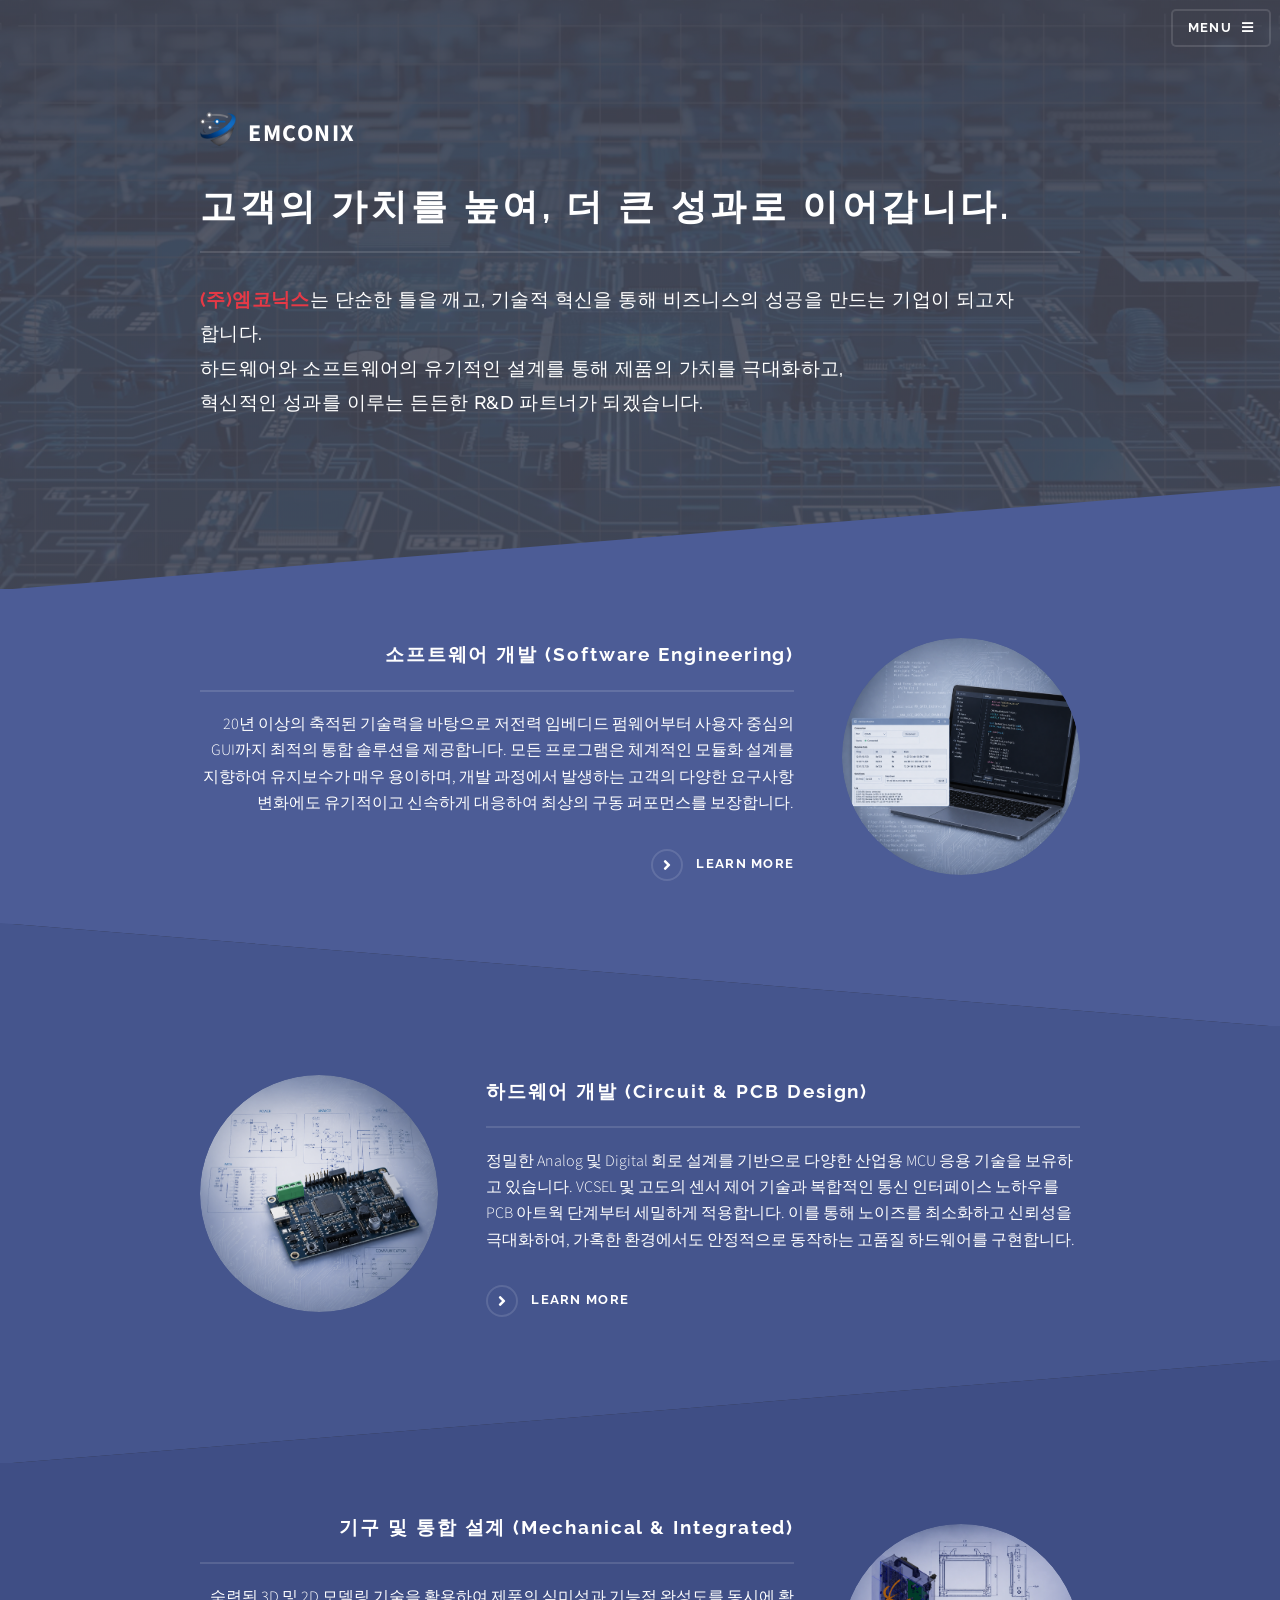
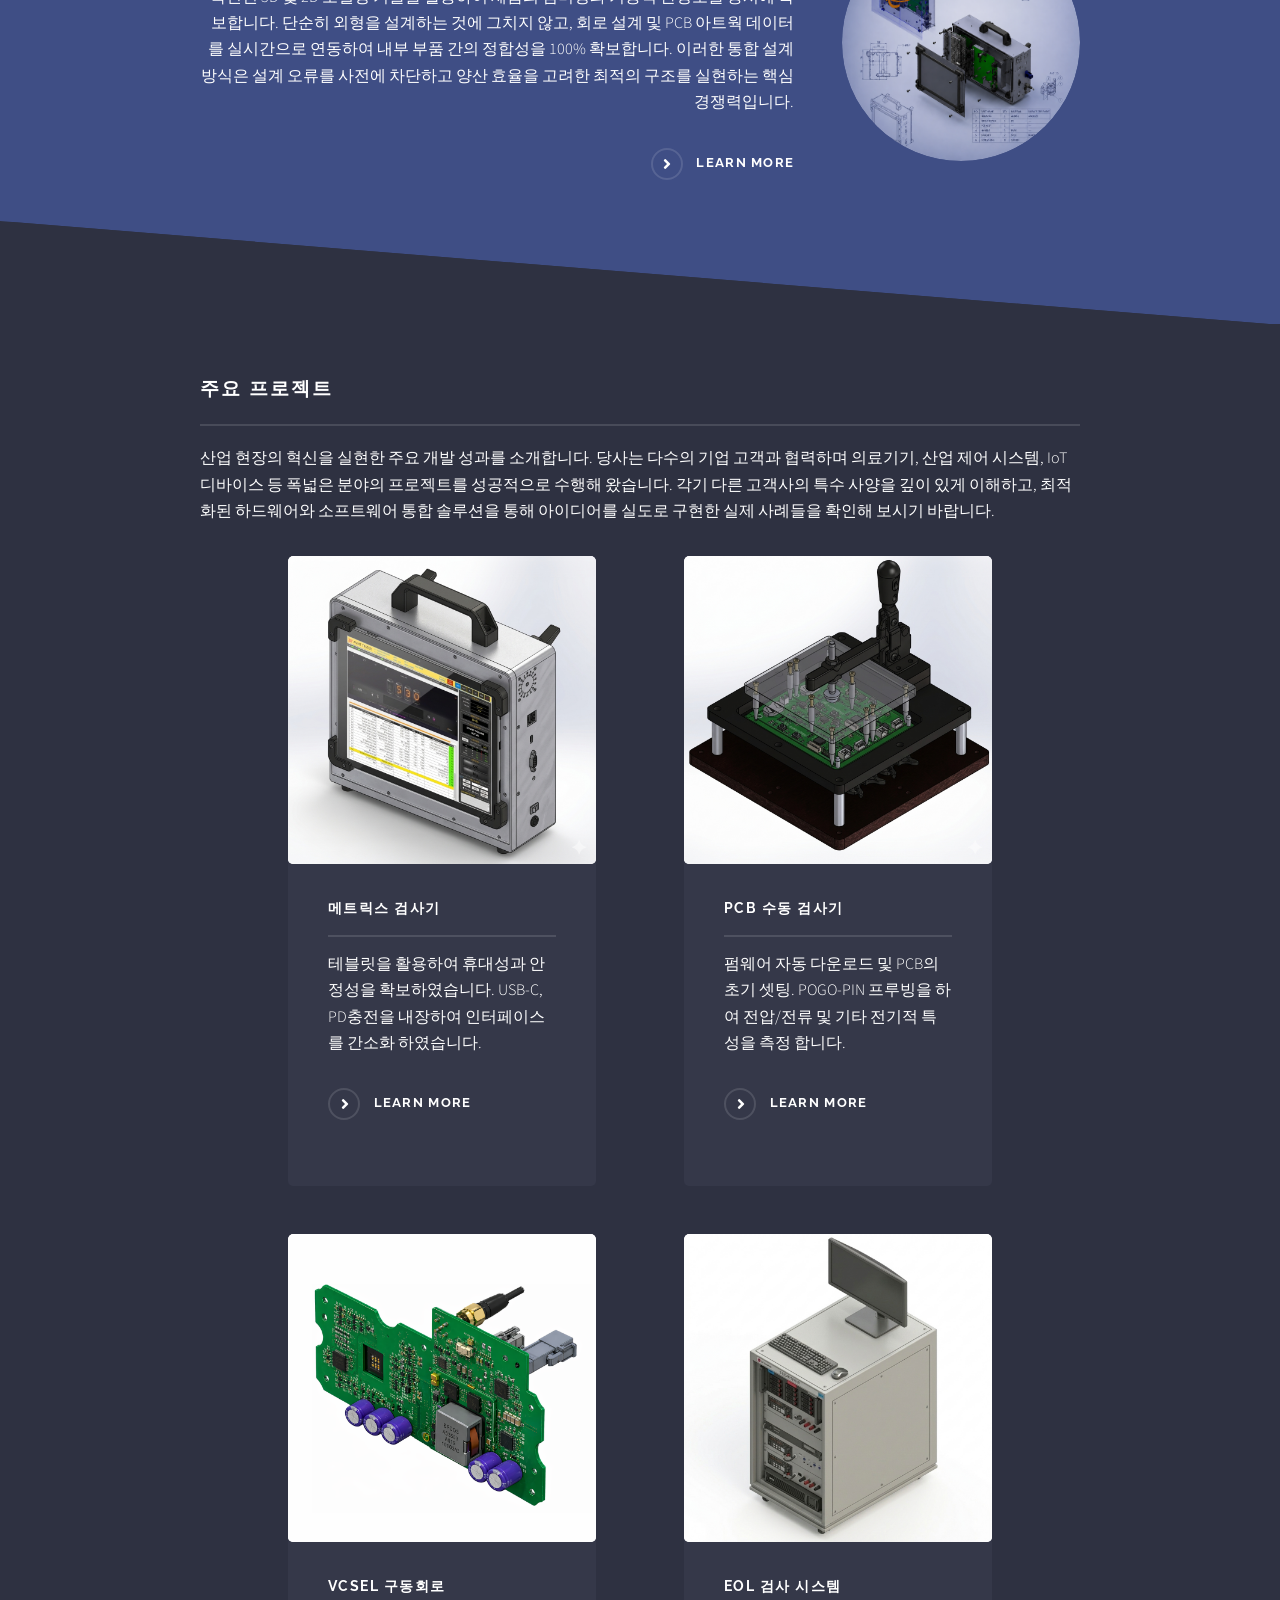
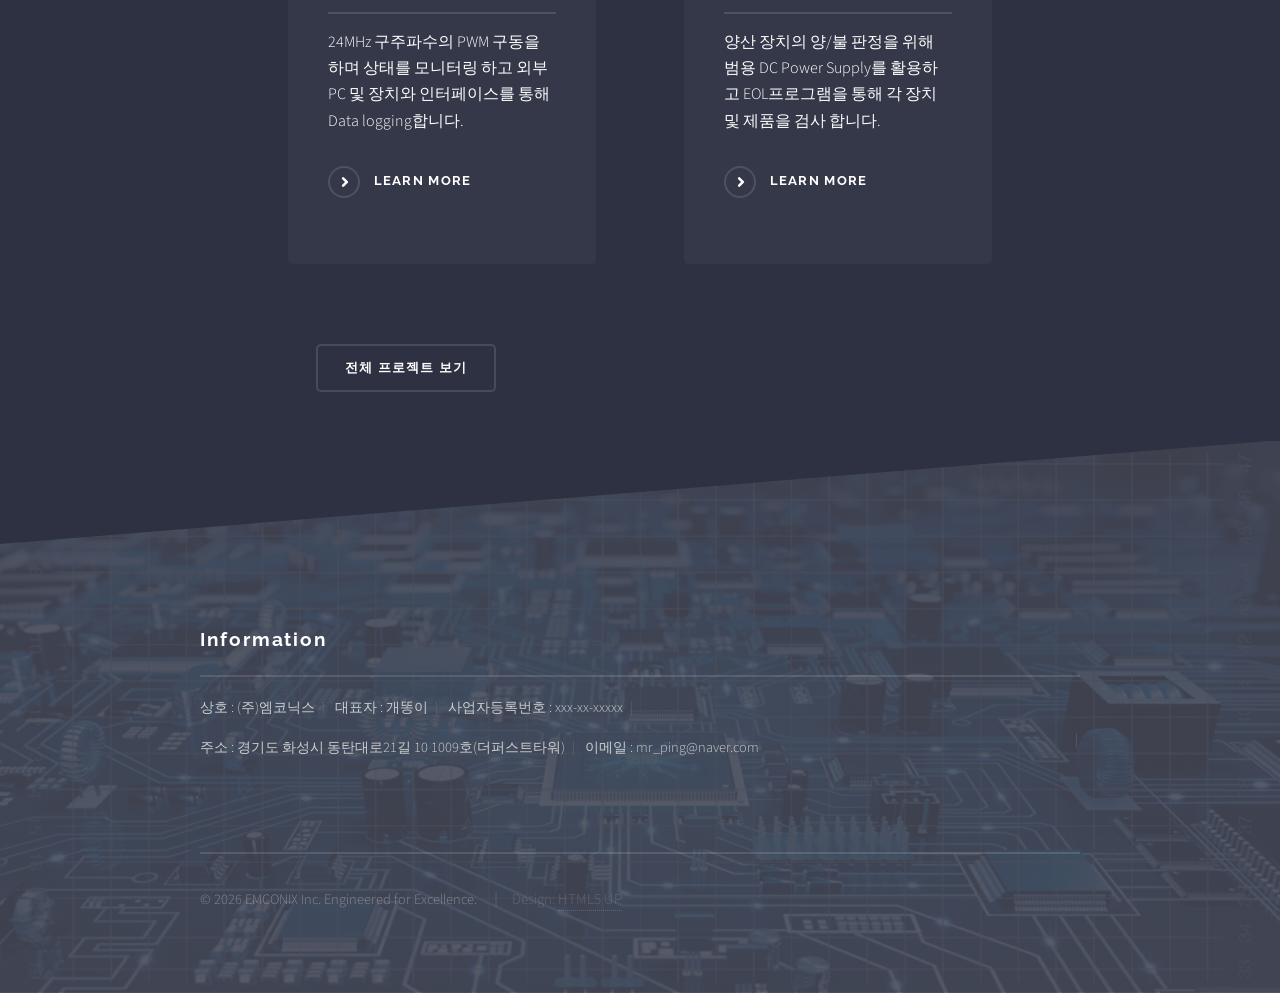
<file: index.html>
<!DOCTYPE HTML>
<!--
	Solid State by HTML5 UP
	html5up.net | @ajlkn
	Free for personal and commercial use under the CCA 3.0 license (html5up.net/license)
-->
<html>
	<head>
		<title>Embedded Core Technologies</title>
    <meta charset="utf-8" />
    <meta name="viewport" content="width=device-width, initial-scale=1, user-scalable=no" />
    <link rel="canonical" href="https://www.emconix.com">
    <meta property="og:title" content="엠코닉스|Embedded Core Innovation">
    <meta property="og:description" content="R&D and Management Solutions">
    <meta property="og:image" content="https://www.emconix.com/images/main.jpg">
  	<meta property="og:image:width" content="1200">
    <meta property="og:image:height" content="630">
    <meta property="og:url" content="https://www.emconix.com">
    <meta property="og:type" content="website">
    <link rel="stylesheet" href="assets/css/main.css" />
    <noscript><link rel="stylesheet" href="assets/css/noscript.css" /></noscript>
	</head>
	
	
	
	<body class="is-preload">

		<!-- Page Wrapper -->
			<div id="page-wrapper">

				<!-- Header -->
					<header id="header" class="alt">
						<h1><a href="index.html"><span style="color:#e63946; font-weight:800;">EMCONIX</span></a></h1>
						<nav>
							<a href="#menu">Menu</a>
						</nav>
					</header>

				<!-- Menu -->
					<nav id="menu">
						<div class="inner">
							<h2>Menu</h2>
							<ul class="links">
								<li><a href="index.html">HOME</a></li>
								<li><a href="m-company.html">COMPANY</a></li>
								<li><a href="i-software.html">SOFTWARE</a></li>
								<li><a href="i-hardware.html">HARDWARE</a></li>
								<li><a href="i-mechanical.html">MECHANICAL</a></li>
								<li><a href="m-project.html">PROJECT</a></li>
							</ul>
							<a href="#" class="close">Close</a>
						</div>
					</nav>

				<!-- Banner -->
					<section id="banner">
						<div class="inner">
							<div class="logo">
								<span class="symbol"><img src="images/logo.jpg" alt="logo" /></span><span class="title">EMCONIX</span>
							</div>
							<h2>고객의 가치를 높여, 더 큰 성과로 이어갑니다.</h2>
								<p style="color: #ffffff; font-size: 1.2em; line-height: 1.8; font-weight: 500; word-break: keep-all;">
						            <span style="color: #e63946; font-weight: 700;">(주)엠코닉스</span>는 단순한 틀을 깨고, 기술적 혁신을 통해 비즈니스의 성공을 만드는 기업이 되고자 합니다.<br>
						            하드웨어와 소프트웨어의 유기적인 설계를 통해 제품의 가치를 극대화하고,<br>
						            혁신적인 성과를 이루는 든든한 R&D 파트너가 되겠습니다.
						        </p>
						</div>
					</section>

				<!-- Wrapper -->
					<section id="wrapper">

						<!-- One -->
							<section id="one" class="wrapper spotlight style1">
								<div class="inner">
									<a href="i-software.html" class="image"><img src="images/pic01.jpg" alt="" /></a>
									<div class="content">
										<h2 class="major">소프트웨어 개발 (Software Engineering)</h2>
										<p>20년 이상의 축적된 기술력을 바탕으로 저전력 임베디드 펌웨어부터 사용자 중심의 GUI까지 최적의 통합 솔루션을 제공합니다. 모든 프로그램은 체계적인 모듈화 설계를 지향하여 유지보수가 매우 용이하며, 개발 과정에서 발생하는 고객의 다양한 요구사항 변화에도 유기적이고 신속하게 대응하여 최상의 구동 퍼포먼스를 보장합니다.</p>
										<a href="i-software.html" class="special">Learn more</a>
									</div>
								</div>
							</section>

						<!-- Two -->
							<section id="two" class="wrapper alt spotlight style2">
								<div class="inner">
									<a href="i-hardware.html" class="image"><img src="images/pic02.jpg" alt="" /></a>
									<div class="content">
										<h2 class="major">하드웨어 개발 (Circuit & PCB Design)</h2>
										<p>정밀한 Analog 및 Digital 회로 설계를 기반으로 다양한 산업용 MCU 응용 기술을 보유하고 있습니다. VCSEL 및 고도의 센서 제어 기술과 복합적인 통신 인터페이스 노하우를 PCB 아트웍 단계부터 세밀하게 적용합니다. 이를 통해 노이즈를 최소화하고 신뢰성을 극대화하여, 가혹한 환경에서도 안정적으로 동작하는 고품질 하드웨어를 구현합니다.</p>
										<a href="i-hardware.html" class="special">Learn more</a>
									</div>
								</div>
							</section>

						<!-- Three -->
							<section id="three" class="wrapper spotlight style3">
								<div class="inner">
									<a href="i-mechanical.html" class="image"><img src="images/pic03.jpg" alt="" /></a>
									<div class="content">
										<h2 class="major">기구 및 통합 설계 (Mechanical & Integrated)</h2>
										<p>숙련된 3D 및 2D 모델링 기술을 활용하여 제품의 심미성과 기능적 완성도를 동시에 확보합니다. 단순히 외형을 설계하는 것에 그치지 않고, 회로 설계 및 PCB 아트웍 데이터를 실시간으로 연동하여 내부 부품 간의 정합성을 100% 확보합니다. 이러한 통합 설계 방식은 설계 오류를 사전에 차단하고 양산 효율을 고려한 최적의 구조를 실현하는 핵심 경쟁력입니다.</p>
										<a href="i-mechanical.html" class="special">Learn more</a>
									</div>
								</div>
							</section>

						<!-- Four -->
							<section id="four" class="wrapper alt style1">
								<div class="inner">
									<h2 class="major">주요 프로젝트</h2>
									<p>산업 현장의 혁신을 실현한 주요 개발 성과를 소개합니다. 당사는 다수의 기업 고객과 협력하며 의료기기, 산업 제어 시스템, IoT 디바이스 등 폭넓은 분야의 프로젝트를 성공적으로 수행해 왔습니다. 각기 다른 고객사의 특수 사양을 깊이 있게 이해하고, 최적화된 하드웨어와 소프트웨어 통합 솔루션을 통해 아이디어를 실도로 구현한 실제 사례들을 확인해 보시기 바랍니다.</p>
									<section class="features">
									
										<article>
											<a href="#" class="image"><img src="images/pic04.jpg" alt="" /></a>
											<h3 class="major">메트릭스 검사기</h3>
											<p>테블릿을 활용하여 휴대성과 안정성을 확보하였습니다. USB-C, PD충전을 내장하여 인터페이스를 간소화 하였습니다.</p>
											<a href="#" class="special">Learn more</a>
										</article>
										
										<article>
											<a href="#" class="image"><img src="images/pic05.jpg" alt="" /></a>
											<h3 class="major">PCB 수동 검사기</h3>
											<p>펌웨어 자동 다운로드 및 PCB의 초기 셋팅. POGO-PIN 프루빙을 하여 전압/전류 및 기타 전기적 특성을 측정 합니다.</p>
											<a href="#" class="special">Learn more</a>
										</article>
										
										<article>
											<a href="#" class="image"><img src="images/pic06.jpg" alt="" /></a>
											<h3 class="major">VCSEL 구동회로</h3>
											<p>24MHz 구주파수의 PWM 구동을 하며 상태를 모니터링 하고 외부 PC 및 장치와 인터페이스를 통해 Data logging합니다.</p>
											<a href="#" class="special">Learn more</a>
										</article>
										
										<article>
											<a href="#" class="image"><img src="images/pic07.jpg" alt="" /></a>
											<h3 class="major">EOL 검사 시스템</h3>
											<p>양산 장치의 양/불 판정을 위해 범용 DC Power Supply를 활용하고 EOL프로그램을 통해 각 장치 및 제품을 검사 합니다.</p>
											<a href="#" class="special">Learn more</a>
										</article>

									</section>
									<ul class="actions">
										<li><a href="m-project.html" class="button">전체 프로젝트 보기</a></li>
									</ul>
								</div>
							</section>

					</section>

				<!-- Footer -->
					<section id="footer">
						<div class="inner">
							<h2 class="major">Information</h2>

							<p class="company-info">
								<span>상호 : (주)엠코닉스</span>
								<span>대표자 : 개똥이</span>
								<span>사업자등록번호 : xxx-xx-xxxxx</span>
								<span class="break"></span>
								<span>주소 : 경기도 화성시 동탄대로21길 10 1009호(더퍼스트타워)</span>
								<span>이메일 : mr_ping@naver.com</span>
							</p>

							<ul class="copyright">
								<li>&copy; 2026 EMCONIX Inc. Engineered for Excellence.</li>
								<li style="font-size: 15px; opacity: 0.5;">
                  					Design: <a href="https://html5up.net">HTML5 UP</a>
                				</li>
							</ul>
						</div>
					</section>

			</div>

		<!-- Scripts -->
			<script src="assets/js/jquery.min.js"></script>
			<script src="assets/js/jquery.scrollex.min.js"></script>
			<script src="assets/js/browser.min.js"></script>
			<script src="assets/js/breakpoints.min.js"></script>
			<script src="assets/js/util.js"></script>
			<script src="assets/js/main.js"></script>
			<script src="assets/js/security.js"></script>
	</body>
</html>
</file>
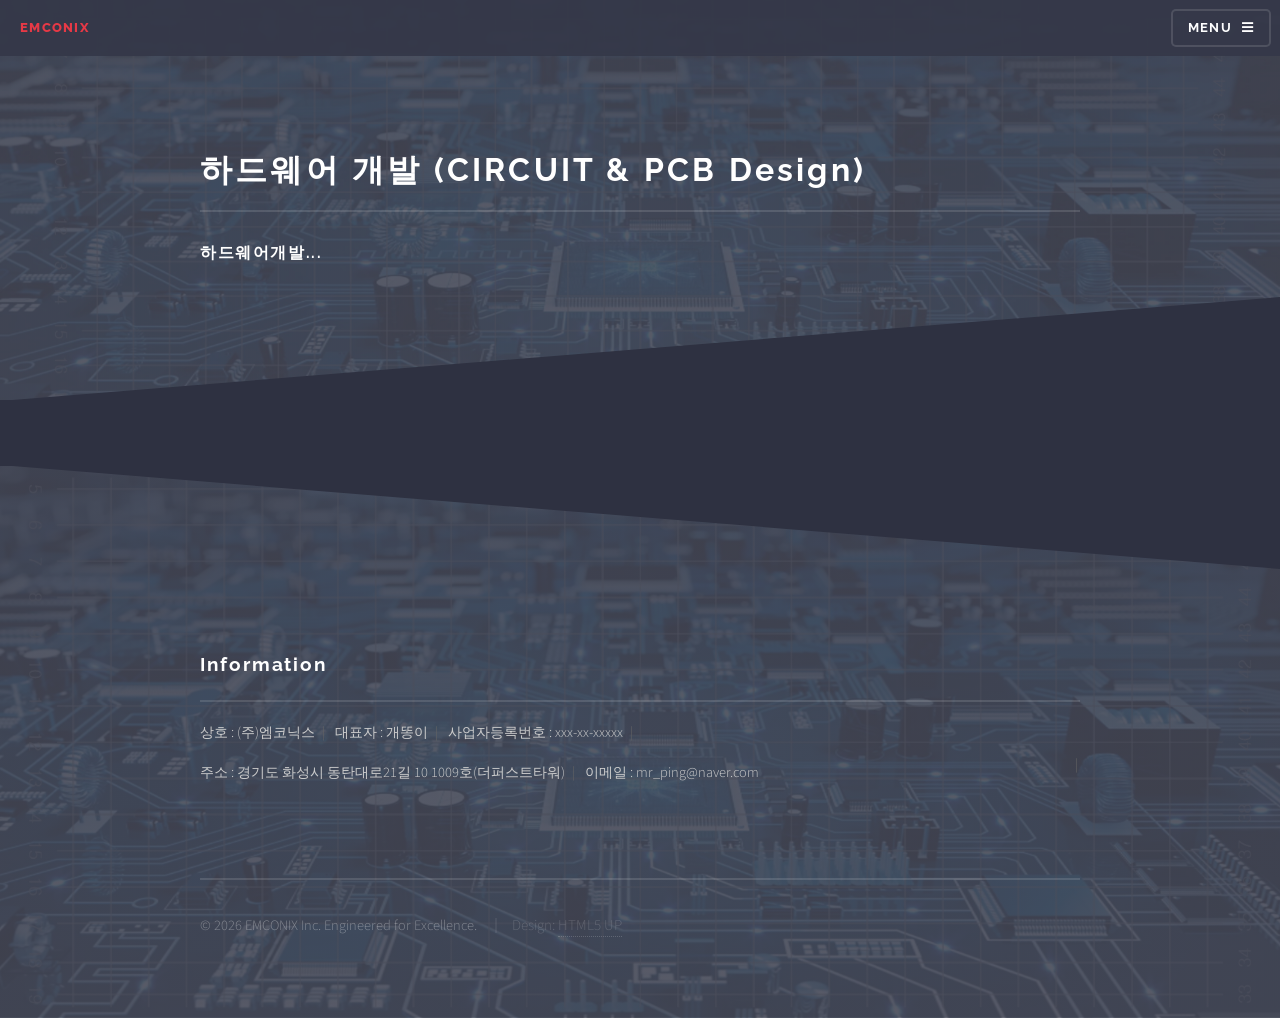
<file: i-hardware.html>
<!DOCTYPE HTML>
<!--
	Solid State by HTML5 UP
	html5up.net | @ajlkn
	Free for personal and commercial use under the CCA 3.0 license (html5up.net/license)
-->
<html>
	<head>
		<title>Embedded Core Technologies</title>
    <meta charset="utf-8" />
    <meta name="viewport" content="width=device-width, initial-scale=1, user-scalable=no" />
    <link rel="canonical" href="https://www.emconix.com">
    <meta property="og:title" content="엠코닉스|Embedded Core InnovationEmbedded Core Innovation">
    <meta property="og:description" content="R&D and Management Solutions">
    <meta property="og:image" content="https://www.emconix.com/images/main.jpg">
  	<meta property="og:image:width" content="1200">
    <meta property="og:image:height" content="630">
    <meta property="og:url" content="https://www.emconix.com">
    <meta property="og:type" content="website">
    <link rel="stylesheet" href="assets/css/main.css" />
    <noscript><link rel="stylesheet" href="assets/css/noscript.css" /></noscript>
	</head>
	<body class="is-preload">

		<!-- Page Wrapper -->
			<div id="page-wrapper">

				<!-- Header -->
					<header id="header">
						<h1><a href="index.html"><span style="color:#e63946; font-weight:800;">EMCONIX</span></a></h1>
						<nav>
							<a href="#menu">Menu</a>
						</nav>
					</header>

				<!-- Menu -->
					<nav id="menu">
						<div class="inner">
							<h2>Menu</h2>
							<ul class="links">
								<li><a href="index.html">HOME</a></li>
								<li><a href="m-company.html">COMPANY</a></li>
								<li><a href="i-software.html">SOFTWARE</a></li>
								<li><a href="i-hardware.html">HARDWARE</a></li>
								<li><a href="i-mechanical.html">MECHANICAL</a></li>
								<li><a href="m-project.html">PROJECT</a></li>
							</ul>
							<a href="#" class="close">Close</a>
						</div>
					</nav>

				<!-- Wrapper -->
					<section id="wrapper">
						<header>
							<div class="inner">
								<h2>하드웨어 개발 (CIRCUIT & PCB Design)</h2>
								<p>	<span style="color:#ffffff; font-weight:700;">하드웨어개발...</span>
							</p>
							</div>
						</header>

        <!-- Content -->
							<div class="wrapper">
								<div class="inner">
                    
                    
                    
                    
                    
                    
                    
                    
                    
                    
                    
                    
                    
                    
                    <!-- 여기 -->
                    
                    
                    
                    
                    
                    
                    
                    
                    
                    
                    
                    
                    
                    
                    
                    
                    
                    
                    
                    
                    
                    
                    
									</section>
								</div>
							</div>

					</section>

				<!-- Footer -->
					<section id="footer">
						<div class="inner">
							<h2 class="major">Information</h2>

							<p class="company-info">
								<span>상호 : (주)엠코닉스</span>
								<span>대표자 : 개똥이</span>
								<span>사업자등록번호 : xxx-xx-xxxxx</span>
								<span class="break"></span>
								<span>주소 : 경기도 화성시 동탄대로21길 10 1009호(더퍼스트타워)</span>
								<span>이메일 : mr_ping@naver.com</span>
							</p>

							<ul class="copyright">
								<li>&copy; 2026 EMCONIX Inc. Engineered for Excellence.</li>
								<li style="font-size: 15px; opacity: 0.5;">
                  					Design: <a href="https://html5up.net">HTML5 UP</a>
                				</li>
							</ul>
						</div>
					</section>

			</div>
		<!-- Scripts -->
			<script src="assets/js/jquery.min.js"></script>
			<script src="assets/js/jquery.scrollex.min.js"></script>
			<script src="assets/js/browser.min.js"></script>
			<script src="assets/js/breakpoints.min.js"></script>
			<script src="assets/js/util.js"></script>
			<script src="assets/js/main.js"></script>
			<script src="assets/js/security.js"></script>
	</body>
</html>
</file>
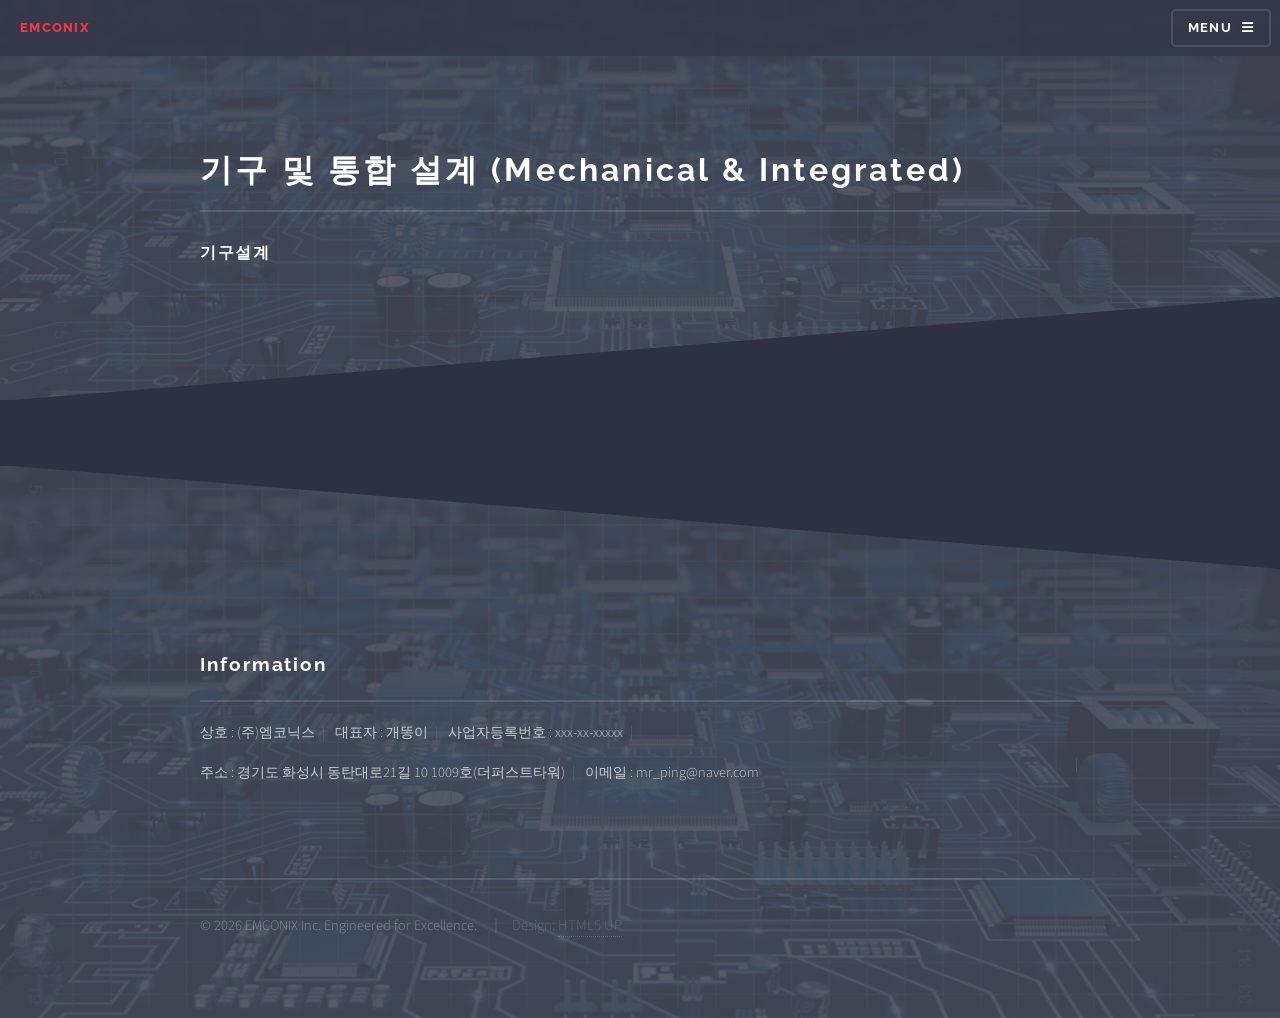
<file: i-mechanical.html>
<!DOCTYPE HTML>
<!--
	Solid State by HTML5 UP
	html5up.net | @ajlkn
	Free for personal and commercial use under the CCA 3.0 license (html5up.net/license)
-->
<html>
	<head>
		<title>Embedded Core Technologies</title>
    <meta charset="utf-8" />
    <meta name="viewport" content="width=device-width, initial-scale=1, user-scalable=no" />
    <link rel="canonical" href="https://www.emconix.com">
    <meta property="og:title" content="엠코닉스|Embedded Core InnovationEmbedded Core Innovation">
    <meta property="og:description" content="R&D and Management Solutions">
    <meta property="og:image" content="https://www.emconix.com/images/main.jpg">
  	<meta property="og:image:width" content="1200">
    <meta property="og:image:height" content="630">
    <meta property="og:url" content="https://www.emconix.com">
    <meta property="og:type" content="website">
    <link rel="stylesheet" href="assets/css/main.css" />
    <noscript><link rel="stylesheet" href="assets/css/noscript.css" /></noscript>
	</head>
	<body class="is-preload">

		<!-- Page Wrapper -->
			<div id="page-wrapper">

				<!-- Header -->
					<header id="header">
						<h1><a href="index.html"><span style="color:#e63946; font-weight:800;">EMCONIX</span></a></h1>
						<nav>
							<a href="#menu">Menu</a>
						</nav>
					</header>

				<!-- Menu -->
					<nav id="menu">
						<div class="inner">
							<h2>Menu</h2>
							<ul class="links">
								<li><a href="index.html">HOME</a></li>
								<li><a href="m-company.html">COMPANY</a></li>
								<li><a href="i-software.html">SOFTWARE</a></li>
								<li><a href="i-hardware.html">HARDWARE</a></li>
								<li><a href="i-mechanical.html">MECHANICAL</a></li>
								<li><a href="m-project.html">PROJECT</a></li>
							</ul>
							<a href="#" class="close">Close</a>
						</div>
					</nav>

				<!-- Wrapper -->
					<section id="wrapper">
						<header>
							<div class="inner">
								<h2>기구 및 통합 설계 (Mechanical & Integrated)</h2>
								<p>	<span style="color:#ffffff; font-weight:700;">기구설계</span>
							</p>
							</div>
						</header>

        <!-- Content -->
							<div class="wrapper">
								<div class="inner">
                    
                    
                    
                    
                    
                    
                    
                    
                    
                    
                    
                    
                    
                    
                    <!-- 여기 -->
                    
                    
                    
                    
                    
                    
                    
                    
                    
                    
                    
                    
                    
                    
                    
                    
                    
                    
                    
                    
                    
                    
                    
									</section>
								</div>
							</div>

					</section>

				<!-- Footer -->
					<section id="footer">
						<div class="inner">
							<h2 class="major">Information</h2>

							<p class="company-info">
								<span>상호 : (주)엠코닉스</span>
								<span>대표자 : 개똥이</span>
								<span>사업자등록번호 : xxx-xx-xxxxx</span>
								<span class="break"></span>
								<span>주소 : 경기도 화성시 동탄대로21길 10 1009호(더퍼스트타워)</span>
								<span>이메일 : mr_ping@naver.com</span>
							</p>

							<ul class="copyright">
								<li>&copy; 2026 EMCONIX Inc. Engineered for Excellence.</li>
								<li style="font-size: 15px; opacity: 0.5;">
                  					Design: <a href="https://html5up.net">HTML5 UP</a>
                				</li>
							</ul>
						</div>
					</section>

			</div>
		<!-- Scripts -->
			<script src="assets/js/jquery.min.js"></script>
			<script src="assets/js/jquery.scrollex.min.js"></script>
			<script src="assets/js/browser.min.js"></script>
			<script src="assets/js/breakpoints.min.js"></script>
			<script src="assets/js/util.js"></script>
			<script src="assets/js/main.js"></script>
			<script src="assets/js/security.js"></script>
	</body>
</html>
</file>
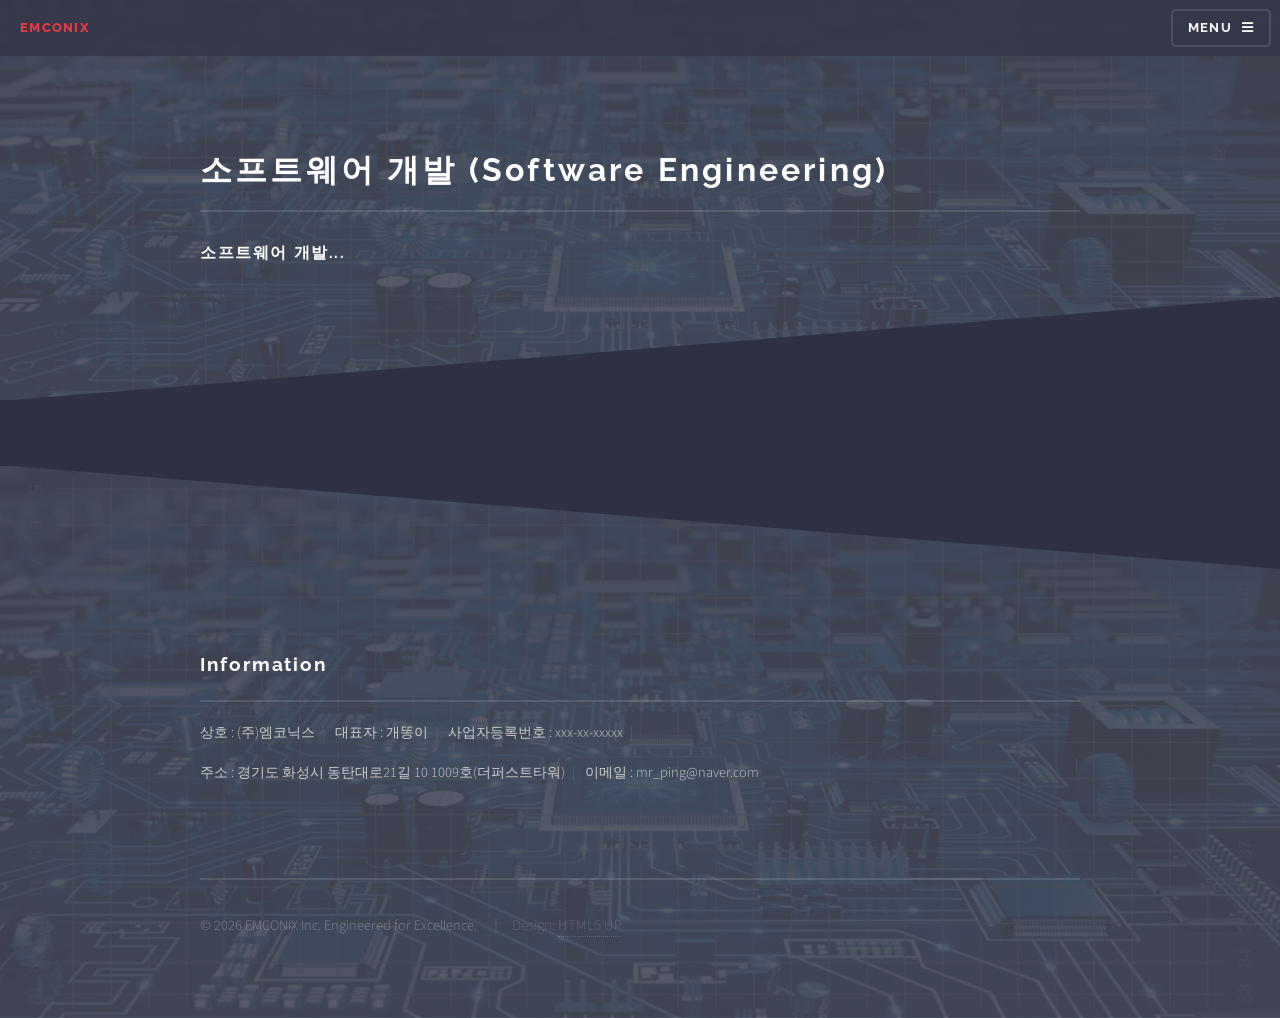
<file: i-software.html>
<!DOCTYPE HTML>
<!--
	Solid State by HTML5 UP
	html5up.net | @ajlkn
	Free for personal and commercial use under the CCA 3.0 license (html5up.net/license)
-->
<html>
	<head>
		<title>Embedded Core Technologies</title>
    <meta charset="utf-8" />
    <meta name="viewport" content="width=device-width, initial-scale=1, user-scalable=no" />
    <link rel="canonical" href="https://www.emconix.com">
    <meta property="og:title" content="엠코닉스|Embedded Core InnovationEmbedded Core Innovation">
    <meta property="og:description" content="R&D and Management Solutions">
    <meta property="og:image" content="https://www.emconix.com/images/main.jpg">
  	<meta property="og:image:width" content="1200">
    <meta property="og:image:height" content="630">
    <meta property="og:url" content="https://www.emconix.com">
    <meta property="og:type" content="website">
    <link rel="stylesheet" href="assets/css/main.css" />
    <noscript><link rel="stylesheet" href="assets/css/noscript.css" /></noscript>
	</head>
	<body class="is-preload">

		<!-- Page Wrapper -->
			<div id="page-wrapper">

				<!-- Header -->
					<header id="header">
						<h1><a href="index.html"><span style="color:#e63946; font-weight:800;">EMCONIX</span></a></h1>
						<nav>
							<a href="#menu">Menu</a>
						</nav>
					</header>

				<!-- Menu -->
					<nav id="menu">
						<div class="inner">
							<h2>Menu</h2>
							<ul class="links">
								<li><a href="index.html">HOME</a></li>
								<li><a href="m-company.html">COMPANY</a></li>
								<li><a href="i-software.html">SOFTWARE</a></li>
								<li><a href="i-hardware.html">HARDWARE</a></li>
								<li><a href="i-mechanical.html">MECHANICAL</a></li>
								<li><a href="m-project.html">PROJECT</a></li>
							</ul>
							<a href="#" class="close">Close</a>
						</div>
					</nav>

				<!-- Wrapper -->
					<section id="wrapper">
						<header>
							<div class="inner">
								<h2>소프트웨어 개발 (Software Engineering)</h2>
								<p>	<span style="color:#ffffff; font-weight:700;">소프트웨어 개발...</span>
							</p>
							</div>
						</header>

        <!-- Content -->
							<div class="wrapper">
								<div class="inner">
                    
                    
                    
                    
                    
                    
                    
                    
                    
                    
                    
                    
                    
                    
                    <!-- 여기 -->
                    
                    
                    
                    
                    
                    
                    
                    
                    
                    
                    
                    
                    
                    
                    
                    
                    
                    
                    
                    
                    
                    
                    
									</section>
								</div>
							</div>

					</section>

				<!-- Footer -->
					<section id="footer">
						<div class="inner">
							<h2 class="major">Information</h2>

							<p class="company-info">
								<span>상호 : (주)엠코닉스</span>
								<span>대표자 : 개똥이</span>
								<span>사업자등록번호 : xxx-xx-xxxxx</span>
								<span class="break"></span>
								<span>주소 : 경기도 화성시 동탄대로21길 10 1009호(더퍼스트타워)</span>
								<span>이메일 : mr_ping@naver.com</span>
							</p>

							<ul class="copyright">
								<li>&copy; 2026 EMCONIX Inc. Engineered for Excellence.</li>
								<li style="font-size: 15px; opacity: 0.5;">
                  					Design: <a href="https://html5up.net">HTML5 UP</a>
                				</li>
							</ul>
						</div>
					</section>

			</div>
		<!-- Scripts -->
			<script src="assets/js/jquery.min.js"></script>
			<script src="assets/js/jquery.scrollex.min.js"></script>
			<script src="assets/js/browser.min.js"></script>
			<script src="assets/js/breakpoints.min.js"></script>
			<script src="assets/js/util.js"></script>
			<script src="assets/js/main.js"></script>
			<script src="assets/js/security.js"></script>
	</body>
</html>
</file>
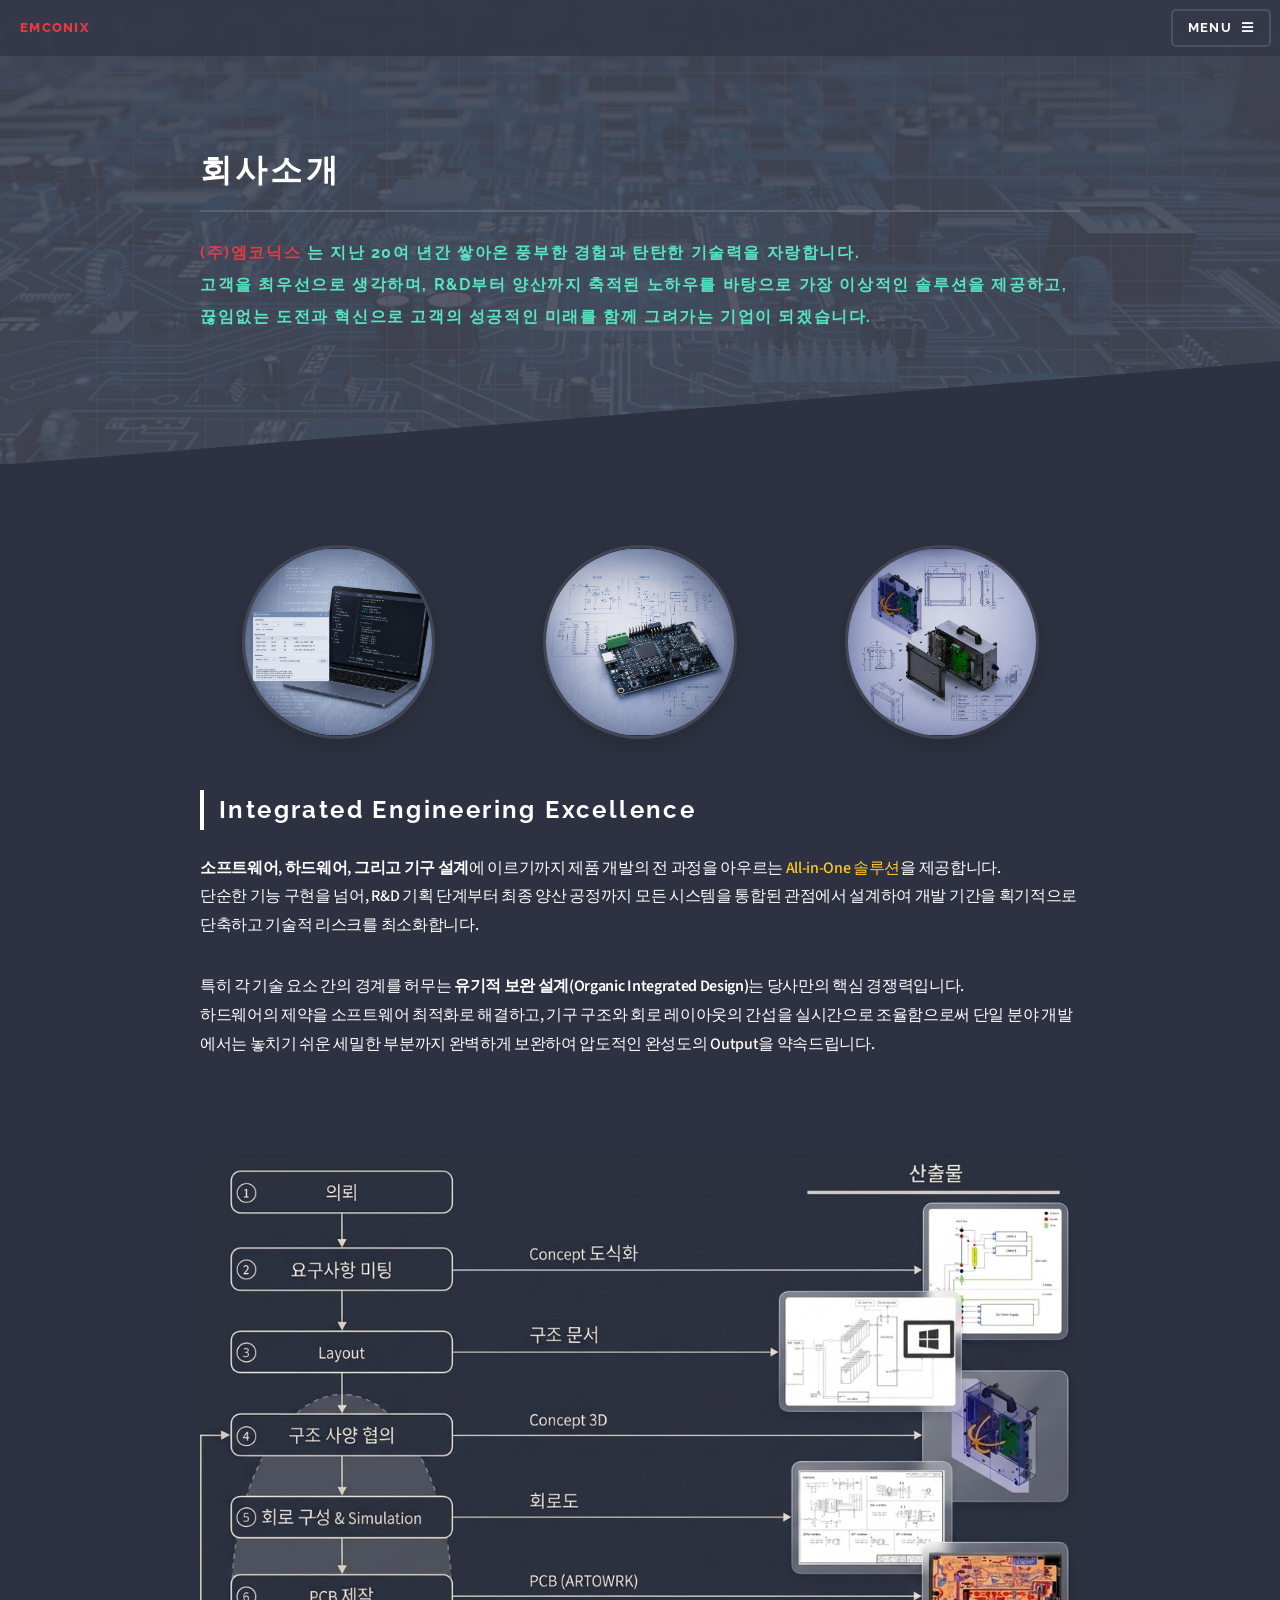
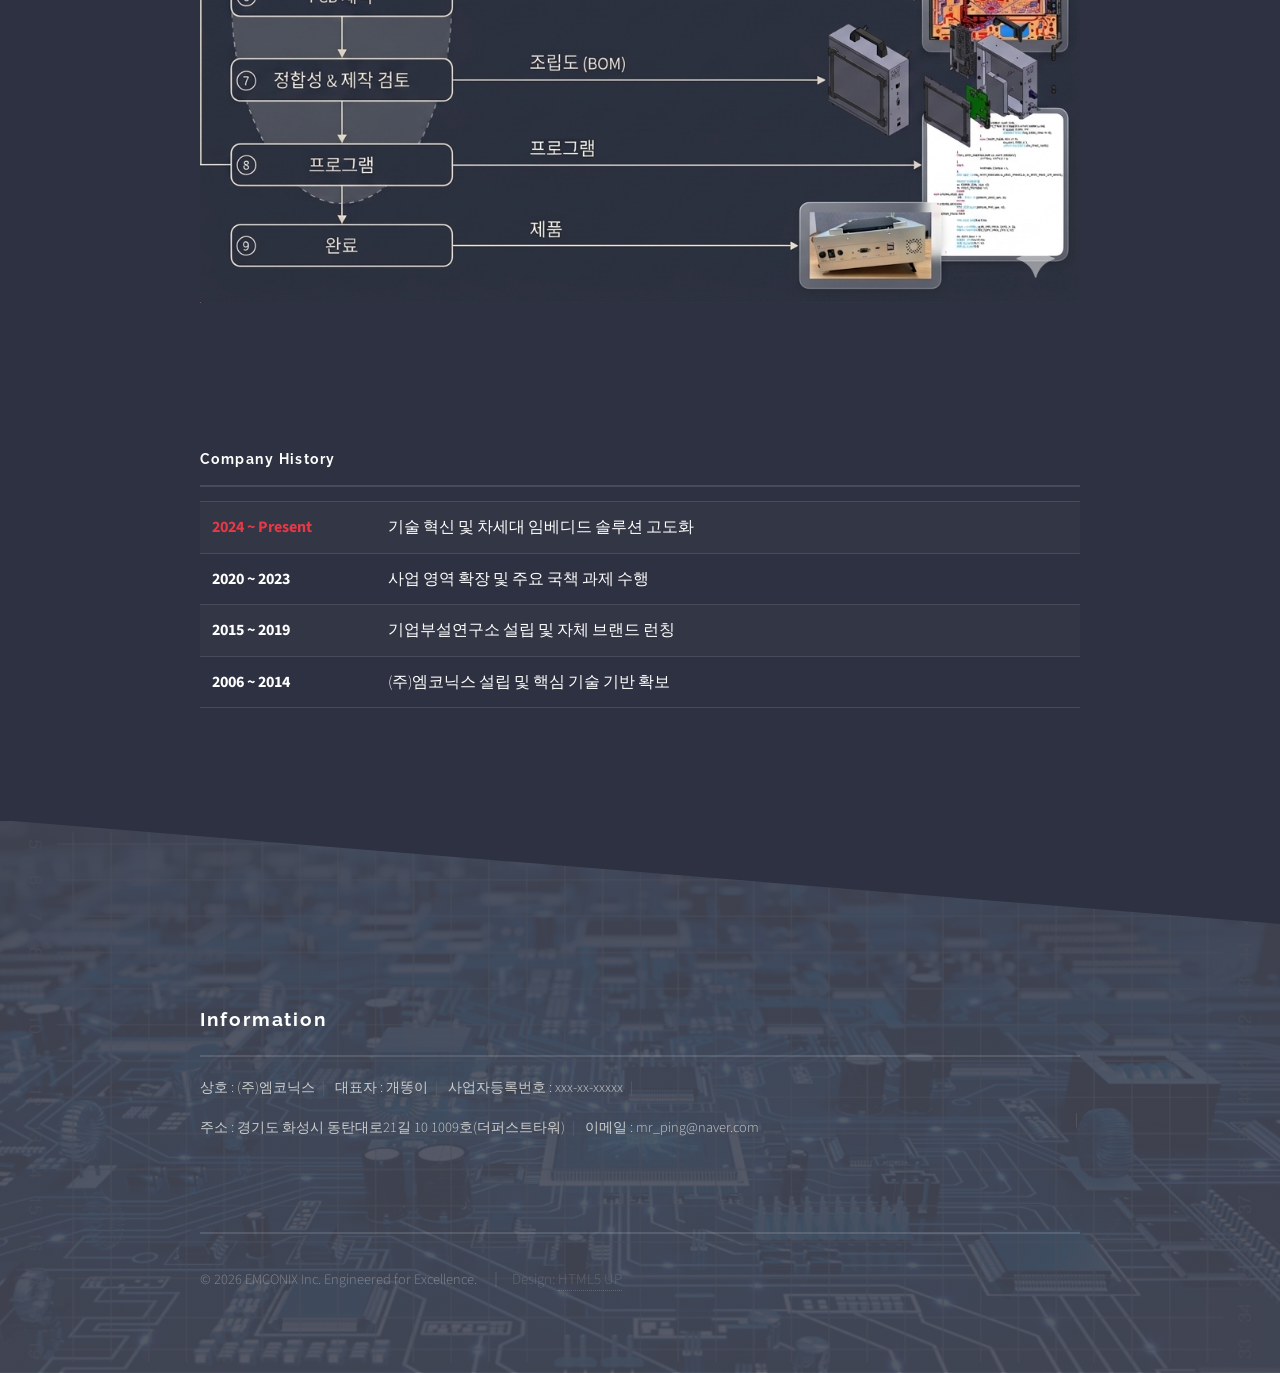
<file: m-company.html>
<!DOCTYPE HTML>
<!--
	Solid State by HTML5 UP
	html5up.net | @ajlkn
	Free for personal and commercial use under the CCA 3.0 license (html5up.net/license)
-->
<html>
	<head>
		<title>Embedded Core Technologies</title>
    <meta charset="utf-8" />
    <meta name="viewport" content="width=device-width, initial-scale=1, user-scalable=no" />
    <link rel="canonical" href="https://www.emconix.com">
    <meta property="og:title" content="엠코닉스|Embedded Core InnovationEmbedded Core Innovation">
    <meta property="og:description" content="R&D and Management Solutions">
    <meta property="og:image" content="https://www.emconix.com/images/main.jpg">
  	<meta property="og:image:width" content="1200">
    <meta property="og:image:height" content="630">
    <meta property="og:url" content="https://www.emconix.com">
    <meta property="og:type" content="website">
    <link rel="stylesheet" href="assets/css/main.css" />
    <noscript><link rel="stylesheet" href="assets/css/noscript.css" /></noscript>
	</head>
	<body class="is-preload">

		<!-- Page Wrapper -->
			<div id="page-wrapper">

				<!-- Header -->
					<header id="header">
						<h1><a href="index.html"><span style="color:#e63946; font-weight:800;">EMCONIX</span></a></h1>
						<nav>
							<a href="#menu">Menu</a>
						</nav>
					</header>

				<!-- Menu -->
					<nav id="menu">
						<div class="inner">
							<h2>Menu</h2>
							<ul class="links">
								<li><a href="index.html">HOME</a></li>
								<li><a href="m-company.html">COMPANY</a></li>
								<li><a href="i-software.html">SOFTWARE</a></li>
								<li><a href="i-hardware.html">HARDWARE</a></li>
								<li><a href="i-mechanical.html">MECHANICAL</a></li>
								<li><a href="m-project.html">PROJECT</a></li>
							</ul>
							<a href="#" class="close">Close</a>
						</div>
					</nav>

				<!-- Wrapper -->
					<section id="wrapper">
						<header>
							<div class="inner">
								<h2>회사소개</h2>
								<p>	<span style="color:#e63946; font-weight:700;">(주)엠코닉스</span>
								    <span style="color:#55E6C1; font-weight:700;">는 지난 20여 년간 쌓아온 풍부한 경험과 탄탄한 기술력을 자랑합니다.<br>
	  								고객을 최우선으로 생각하며, R&D부터 양산까지 축적된 노하우를 바탕으로 가장 이상적인 솔루션을 제공하고,<br>
									끊임없는 도전과 혁신으로 고객의 성공적인 미래를 함께 그려가는 기업이 되겠습니다.
									</span>
								</p>
							</div>
						</header>

          <!-- Content -->
							<div class="wrapper">
								<div class="inner">
                  
                  
                  
                  <!-- 기술소개 -->
                  <section class="tech-section" style="display: flex; justify-content: space-between; align-items: flex-start; gap: 25px; padding: 2em 0;">
                      <div style="flex: 1; text-align: center;">
                          <div style="width: 70%; margin: 0 auto 1.2em auto; aspect-ratio: 1 / 1; overflow: hidden; border-radius: 50%; border: 3px solid rgba(255,255,255,0.1); box-shadow: 0 8px 20px rgba(0,0,0,0.15);">
                              <img src="images/pic01.jpg" style="width:100%; height:100%; object-fit: contain;">
                          </div>
                      </div>
                      <div style="flex: 1; text-align: center;">
                          <div style="width: 70%; margin: 0 auto 1.2em auto; aspect-ratio: 1 / 1; overflow: hidden; border-radius: 50%; border: 3px solid rgba(255,255,255,0.1); box-shadow: 0 8px 20px rgba(0,0,0,0.15);">
                              <img src="images/pic02.jpg" style="width:100%; height:100%; object-fit: contain;">
                          </div>
                      </div>
                      <div style="flex: 1; text-align: center;">
                          <div style="width: 70%; margin: 0 auto 1.2em auto; aspect-ratio: 1 / 1; overflow: hidden; border-radius: 50%; border: 3px solid rgba(255,255,255,0.1); box-shadow: 0 8px 20px rgba(0,0,0,0.15);">
                              <img src="images/pic03.jpg" style="width:100%; height:100%; object-fit: contain;">
                          </div>
                      </div>
                  </section>
                  
                  
                  <!-- 소개 문구 -->
                  <section style="padding-bottom: 4em;">
                    <h3 style="color:#ffffff; font-size: 1.5em; margin-bottom: 1em; border-left: 4px solid #fff; padding-left: 15px;">Integrated Engineering Excellence</h3>
                    <p style="color:#ffffff; font-weight:500; text-align:left; line-height: 1.8; letter-spacing: -0.02em;">
                        <strong>소프트웨어, 하드웨어, 그리고 기구 설계</strong>에 이르기까지 제품 개발의 전 과정을 아우르는 <span style="color: #ffca28;">All-in-One 솔루션</span>을 제공합니다.<br>
                        단순한 기능 구현을 넘어, R&D 기획 단계부터 최종 양산 공정까지 모든 시스템을 통합된 관점에서 설계하여 개발 기간을 획기적으로 단축하고 기술적 리스크를 최소화합니다.
                    </p>
                    <p style="color:#ffffff; font-weight:500; text-align:left; line-height: 1.8; letter-spacing: -0.02em; margin-top: 1.5em;">
                        특히 각 기술 요소 간의 경계를 허무는 <strong>유기적 보완 설계(Organic Integrated Design)</strong>는 당사만의 핵심 경쟁력입니다.<br>
                        하드웨어의 제약을 소프트웨어 최적화로 해결하고, 기구 구조와 회로 레이아웃의 간섭을 실시간으로 조율함으로써 단일 분야 개발에서는 놓치기 쉬운 세밀한 부분까지 완벽하게 보완하여 압도적인 완성도의 Output을 약속드립니다.
                    </p>
                </section>
                  
                  <!-- 프로세스 이미지 -->
                  <section style="padding-bottom: 6em; text-align: center;">
            <img src="images/company/process.jpg" alt="개발 프로세스" style="max-width: 100%; height: auto; display: block; margin: 0 auto;">
        </section>

        <!-- 회사 연혁: section을 div로 바꾸고 클래스를 제거하여 흐름을 유지합니다 -->
        <div class="inner" style="padding-bottom: 4em;">
            <h3 class="major">Company History</h3>
            <div class="table-wrapper">
                <table>
                    <tbody>
                        <tr>
                            <td style="width:20%; font-weight:700; color:#e63946;">2024 ~ Present</td>
                            <td>기술 혁신 및 차세대 임베디드 솔루션 고도화</td>
                        </tr>
                        <tr>
                            <td style="font-weight:700;">2020 ~ 2023</td>
                            <td>사업 영역 확장 및 주요 국책 과제 수행</td>
                        </tr>
                        <tr>
                            <td style="font-weight:700;">2015 ~ 2019</td>
                            <td>기업부설연구소 설립 및 자체 브랜드 런칭</td>
                        </tr>
                        <tr>
                            <td style="font-weight:700;">2006 ~ 2014</td>
                            <td>(주)엠코닉스 설립 및 핵심 기술 기반 확보</td>
                        </tr>
                    </tbody>
                </table>
            </div>
        </div>
        <!-- 연혁 끝 -->

    </section> <!-- 여기서 상단의 <section id="wrapper"> 가 닫힙니다 -->

    <!-- Footer: 이제 배경 PCB 이미지가 정상적으로 노출됩니다 -->
    <section id="footer">
        <div class="inner">
            <h2 class="major">Information</h2>
            <p class="company-info">
                <span>상호 : (주)엠코닉스</span>
                <span>대표자 : 개똥이</span>
                <span>사업자등록번호 : xxx-xx-xxxxx</span>
                <span class="break"></span>
                <span>주소 : 경기도 화성시 동탄대로21길 10 1009호(더퍼스트타워)</span>
                <span>이메일 : mr_ping@naver.com</span>
            </p>
            <ul class="copyright">
                <li>&copy; 2026 EMCONIX Inc. Engineered for Excellence.</li>
                <li style="font-size: 15px; opacity: 0.5;">
                    Design: <a href="https://html5up.net">HTML5 UP</a>
                </li>
            </ul>
        </div>
    </section>
			</div>
		<!-- Scripts -->
			<script src="assets/js/jquery.min.js"></script>
			<script src="assets/js/jquery.scrollex.min.js"></script>
			<script src="assets/js/browser.min.js"></script>
			<script src="assets/js/breakpoints.min.js"></script>
			<script src="assets/js/util.js"></script>
			<script src="assets/js/main.js"></script>
			<script src="assets/js/security.js"></script>
	</body>
</html>
</file>
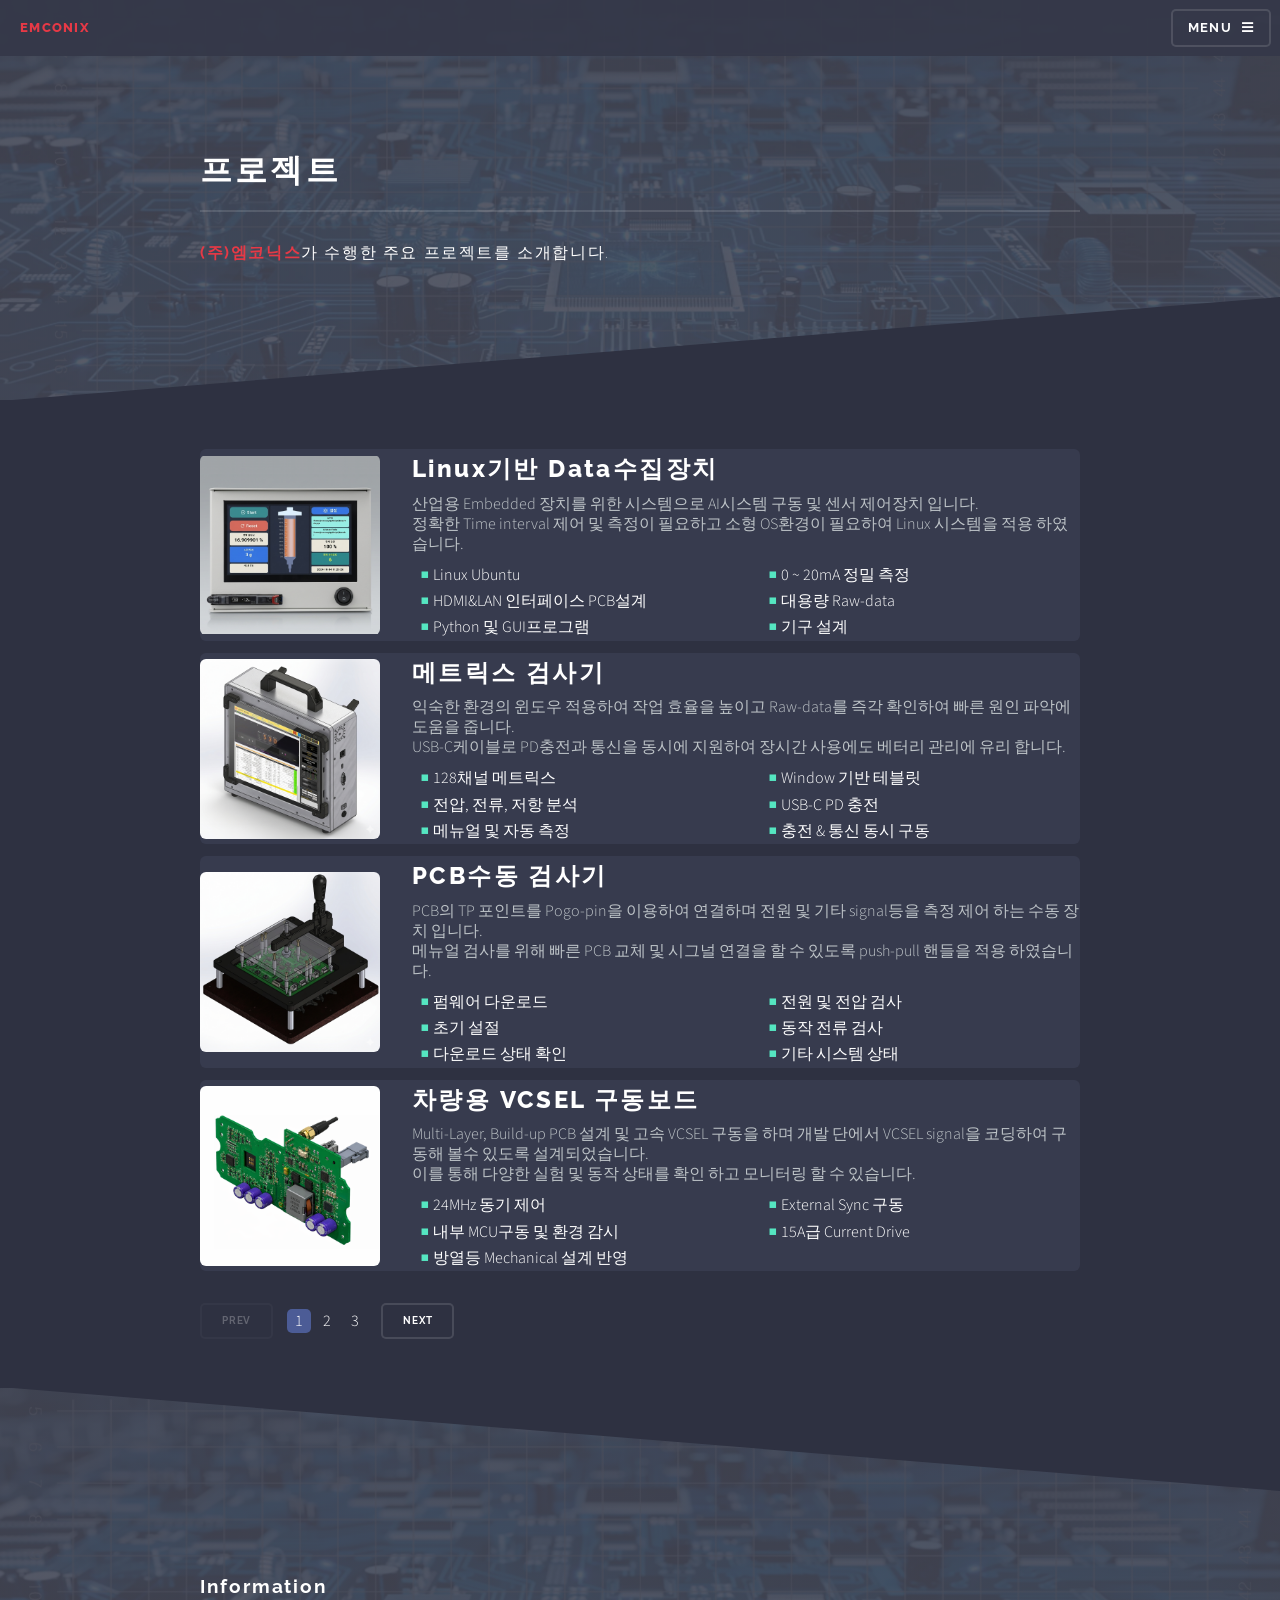
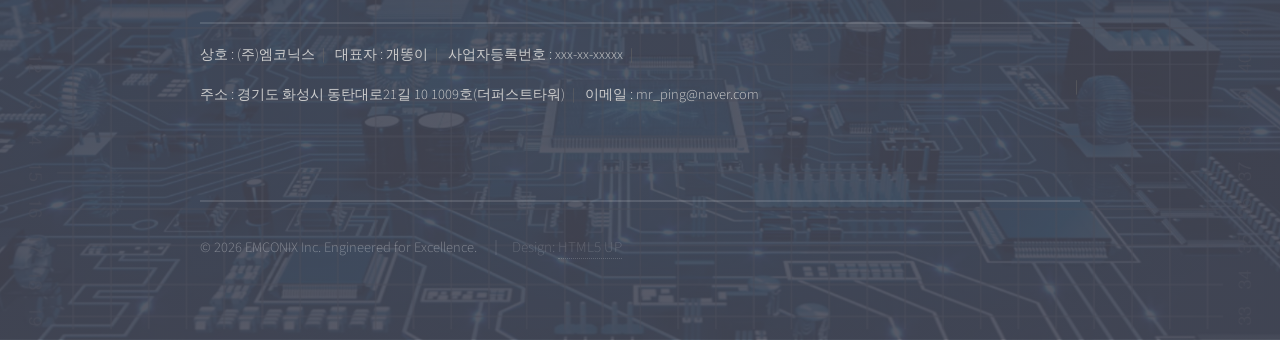
<file: m-project.html>
<!DOCTYPE HTML>
<!--
	Solid State by HTML5 UP
	html5up.net | @ajlkn
	Free for personal and commercial use under the CCA 3.0 license (html5up.net/license)
-->
<html>
	<head>
		<title>Embedded Core Technologies - Projects</title>
		<meta charset="utf-8" />
		<meta name="viewport" content="width=device-width, initial-scale=1, user-scalable=no" />
		<link rel="canonical" href="https://www.emconix.com">
		<meta property="og:title" content="엠코닉스|Embedded Core InnovationEmbedded Core Innovation">
		<meta property="og:description" content="R&D and Management Solutions">
		<meta property="og:image" content="https://www.emconix.com/images/main.jpg">
		<meta property="og:image:width" content="1200">
		<meta property="og:image:height" content="630">
		<meta property="og:url" content="https://www.emconix.com">
		<meta property="og:type" content="website">
		<link rel="stylesheet" href="assets/css/main.css" />
		<noscript><link rel="stylesheet" href="assets/css/noscript.css" /></noscript>
	</head>
	
	<body class="is-preload">
  
		<!-- Page Wrapper -->
			<div id="page-wrapper">
        
				<!-- Header -->
					<header id="header">
						<h1><a href="index.html"><span style="color:#e63946; font-weight:800;">EMCONIX</span></a></h1>
						<nav>
							<a href="#menu">Menu</a>
						</nav>
					</header>
        
				<!-- Menu -->
					<nav id="menu">
						<div class="inner">
							<h2>Menu</h2>
							<ul class="links">
								<li><a href="index.html">HOME</a></li>
								<li><a href="m-company.html">COMPANY</a></li>
								<li><a href="i-software.html">SOFTWARE</a></li>
								<li><a href="i-hardware.html">HARDWARE</a></li>
								<li><a href="i-mechanical.html">MECHANICAL</a></li>
								<li><a href="m-project.html">PROJECT</a></li>
							</ul>
							<a href="#" class="close">Close</a>
						</div>
					</nav>
          
				<!-- Wrapper -->
					<section id="wrapper">
						<header>
							<div class="inner">
								<h2>프로젝트</h2>
								<p><span style="color:#e63946; font-weight:700;">(주)엠코닉스</span>가 수행한 주요 프로젝트를 소개합니다.</p>
							</div>
						</header>
            
						<!-- Content -->
							<div class="wrapper">
								<div class="inner">
									<!-- 데이터 로드 컨테이너 -->
									<div id="project-container"></div>
									<!-- 페이지네이션 컨테이너 -->
									<ul class="pagination" id="pagination-list" style="justify-content: center; margin-top: 2em;"></ul>
								</div>
							</div>
					</section>
        
				<!-- Footer -->
					<section id="footer">
						<div class="inner">
							<h2 class="major">Information</h2>
							<p class="company-info">
								<span>상호 : (주)엠코닉스</span>
								<span>대표자 : 개똥이</span>
								<span>사업자등록번호 : xxx-xx-xxxxx</span>
								<span class="break"></span>
								<span>주소 : 경기도 화성시 동탄대로21길 10 1009호(더퍼스트타워)</span>
								<span>이메일 : mr_ping@naver.com</span>
							</p>
							<ul class="copyright">
								<li>&copy; 2026 EMCONIX Inc. Engineered for Excellence.</li>
								<li style="font-size: 15px; opacity: 0.5;">
                  					Design: <a href="https://html5up.net">HTML5 UP</a>
                				</li>
							</ul>
						</div>
					</section>
			</div>
    
		<!-- Scripts -->
			<script src="assets/js/jquery.min.js"></script>
			<script src="assets/js/jquery.scrollex.min.js"></script>
			<script src="assets/js/browser.min.js"></script>
			<script src="assets/js/breakpoints.min.js"></script>
			<script src="assets/js/util.js"></script>
			<script src="assets/js/main.js"></script>
			<script src="assets/js/security.js"></script>
			
			<!-- 데이터 파일 로드 (변수명: projects) -->
			<script src="assets/js/prj-data.js" charset="utf-8"></script>
			
			<script>
				const itemsPerPage = 4;
				let currentPage = 1;
        
				function renderDisplay(page) {
					const container = document.getElementById('project-container');
          if(!container || typeof projects === 'undefined') return;
          container.innerHTML = ""; 
      
          const start = (page - 1) * itemsPerPage;
          const end = start + itemsPerPage;
          const currentData = projects.slice(start, end);
      
          currentData.forEach(item => {
            if (!item.title || item.title.trim() === "") return;
            const validFeatures1 = item.features1.filter(f => f && f.trim() !== "");
            const validFeatures2 = item.features2.filter(f => f && f.trim() !== "");
            
            const html = `
                <section>
                    <div class="box" style="background-color: #373b4e; color: #ffffff; padding: 0.0em; border-radius: 6px; margin-bottom: 0.75em; display: flex; flex-wrap: wrap; gap: 2em; align-items: center; border: none !important;">
                        <!-- 이미지 컨테이너: 고정 크기 설정 -->
                        <div style="flex: 0 0 180px; width: 180px; height: 180px; overflow: hidden; border-radius: 6px; display: flex; align-items: center; justify-content: center; background-color: transparent;">
                            <img src="${item.img}" style="width: 100%; height: 100%; object-fit: contain; display: block; transform: scale(1.0);" />
                        </div>
                        <div style="flex: 2 2 400px;">
                            <h3 style="color: #ffffff; font-weight: 800; margin-bottom: 0.2em; font-size: 1.5rem;">${item.title}</h3>
                            <p style="margin-bottom: 0.5em; color: #BDC3C7; font-size: 1.0rem; line-height: 1.25;">${item.desc}</p>
                              <div class="row">
                                <div class="col-6 col-12-small">
                                    <ul style="list-style: none; padding-left: 0; margin-bottom: 0; font-size: 1.0rem;">
                                        ${validFeatures1.map(f => `<li><span style="color: #55E6C1;">■</span> ${f}</li>`).join('')}
                                    </ul>
                                </div>
                                <div class="col-6 col-12-small">
                                    <ul style="list-style: none; padding-left: 0; margin-bottom: 0; font-size: 1.0rem;">
                                        ${validFeatures2.map(f => `<li><span style="color: #55E6C1;">■</span> ${f}</li>`).join('')}
                                    </ul>
                                </div>
                            </div>
                        </div>
                    </div>
                </section>`;
            container.innerHTML += html;
        });
          renderPagination();
				}
        
				function renderPagination() {
					const paginationList = document.getElementById('pagination-list');
					if(!paginationList) return;
					paginationList.innerHTML = "";
					
					const totalPages = Math.ceil(projects.length / itemsPerPage);
					// Prev 버튼
					paginationList.innerHTML += `<li><a href="javascript:void(0)" class="button small ${currentPage === 1 ? 'disabled' : ''}" onclick="changePage(${currentPage - 1})">Prev</a></li>`;
					// 숫자 버튼
					for (let i = 1; i <= totalPages; i++) {
						paginationList.innerHTML += `<li><a href="javascript:void(0)" class="page ${i === currentPage ? 'active' : ''}" onclick="changePage(${i})">${i}</a></li>`;
					}
					// Next 버튼
					paginationList.innerHTML += `<li><a href="javascript:void(0)" class="button small ${currentPage === totalPages ? 'disabled' : ''}" onclick="changePage(${currentPage + 1})">Next</a></li>`;
				}
        
				function changePage(page) {
					const totalPages = Math.ceil(projects.length / itemsPerPage);
					if (page < 1 || page > totalPages) return;
					currentPage = page;
					renderDisplay(currentPage);
					//window.scrollTo({ top: document.getElementById('wrapper').offsetTop, behavior: 'smooth' });
				}

				window.onload = () => renderDisplay(1);
			</script>
	</body>
</html>
</file>
<file: assets/css/noscript.css>
/*
	Solid State by HTML5 UP
	html5up.net | @ajlkn
	Free for personal and commercial use under the CCA 3.0 license (html5up.net/license)
*/

/* Banner */

	body.is-preload #banner .logo {
		-moz-transform: none;
		-webkit-transform: none;
		-ms-transform: none;
		transform: none;
		opacity: 1;
	}

	body.is-preload #banner h2 {
		opacity: 1;
		-moz-transform: none;
		-webkit-transform: none;
		-ms-transform: none;
		transform: none;
		-moz-filter: none;
		-webkit-filter: none;
		-ms-filter: none;
		filter: none;
	}

	body.is-preload #banner p {
		opacity: 01;
		-moz-transform: none;
		-webkit-transform: none;
		-ms-transform: none;
		transform: none;
		-moz-filter: none;
		-webkit-filter: none;
		-ms-filter: none;
		filter: none;
	}
</file>
<file: assets/css/main.css>
@import url(fontawesome-all.min.css);
@import url("https://fonts.googleapis.com/css?family=Raleway:200,700|Source+Sans+Pro:300,600,300italic,600italic");

/*
	Solid State by HTML5 UP
	html5up.net | @ajlkn
	Free for personal and commercial use under the CCA 3.0 license (html5up.net/license)
*/

html, body, div, span, applet, object,
iframe, h1, h2, h3, h4, h5, h6, p, blockquote,
pre, a, abbr, acronym, address, big, cite,
code, del, dfn, em, img, ins, kbd, q, s, samp,
small, strike, strong, sub, sup, tt, var, b,
u, i, center, dl, dt, dd, ol, ul, li, fieldset,
form, label, legend, table, caption, tbody,
tfoot, thead, tr, th, td, article, aside,
canvas, details, embed, figure, figcaption,
footer, header, hgroup, menu, nav, output, ruby,
section, summary, time, mark, audio, video {
	margin: 0;
	padding: 0;
	border: 0;
	font-size: 100%;
	font: inherit;
	vertical-align: baseline;}

article, aside, details, figcaption, figure,
footer, header, hgroup, menu, nav, section {
	display: block;}

body {
	line-height: 1;
}

ol, ul {
	list-style: none;
}

blockquote, q {
	quotes: none;
}

	blockquote:before, blockquote:after, q:before, q:after {
		content: '';
		content: none;
	}

table {
	border-collapse: collapse;
	border-spacing: 0;
}

body {
	-webkit-text-size-adjust: none;
}

mark {
	background-color: transparent;
	color: inherit;
}

input::-moz-focus-inner {
	border: 0;
	padding: 0;
}

input, select, textarea {
	-moz-appearance: none;
	-webkit-appearance: none;
	-ms-appearance: none;
	appearance: none;
}

/* Basic */

	@-ms-viewport {
		width: device-width;
	}

	body {
		-ms-overflow-style: scrollbar;
	}

	@media screen and (max-width: 480px) {

		html, body {
			min-width: 320px;
		}

	}

	html {
		box-sizing: border-box;
	}

	*, *:before, *:after {
		box-sizing: inherit;
	}

	body {
		background-color: #2e3141;
		background-image: linear-gradient(to top, rgba(46, 49, 65, 0.8), rgba(46, 49, 65, 0.8)), url("../../images/bg.jpg");
		background-size: auto,
 cover;
		background-attachment: fixed,
 fixed;
		background-position: center,
 center;
	}

		body.is-preload *, body.is-preload *:before, body.is-preload *:after {
			-moz-animation: none !important;
			-webkit-animation: none !important;
			-ms-animation: none !important;
			animation: none !important;
			-moz-transition: none !important;
			-webkit-transition: none !important;
			-ms-transition: none !important;
			transition: none !important;
		}

/* Type */

	body, input, select, textarea {
		color: #ffffff;
		font-family: "Source Sans Pro", Helvetica, sans-serif;
		font-size: 16.5pt;
		font-weight: 300;
		line-height: 1.65;
	}

		@media screen and (max-width: 1680px) {

			body, input, select, textarea {
				font-size: 13pt;
			}

		}

		@media screen and (max-width: 1280px) {

			body, input, select, textarea {
				font-size: 12pt;
			}

		}

		@media screen and (max-width: 980px) {

			body, input, select, textarea {
				font-size: 12pt;
			}

		}

		@media screen and (max-width: 736px) {

			body, input, select, textarea {
				font-size: 12pt;
			}

		}

		@media screen and (max-width: 480px) {

			body, input, select, textarea {
				font-size: 12pt;
			}

		}

	a {
		-moz-transition: color 0.2s ease-in-out, border-bottom-color 0.2s ease-in-out;
		-webkit-transition: color 0.2s ease-in-out, border-bottom-color 0.2s ease-in-out;
		-ms-transition: color 0.2s ease-in-out, border-bottom-color 0.2s ease-in-out;
		transition: color 0.2s ease-in-out, border-bottom-color 0.2s ease-in-out;
		border-bottom: dotted 1px rgba(255, 255, 255, 0.35);
		color: #ffffff;
		text-decoration: none;
	}

		a:hover {
			border-bottom-color: transparent;
			color: #ffffff !important;
		}

		a.special:not(.button) {
			text-decoration: none;
			border-bottom: 0;
			display: block;
			font-family: Raleway, Helvetica, sans-serif;
			font-size: 0.8em;
			font-weight: 700;
			letter-spacing: 0.1em;
			margin: 0 0 2em 0;
			text-transform: uppercase;
		}

			a.special:not(.button):before {
				-moz-osx-font-smoothing: grayscale;
				-webkit-font-smoothing: antialiased;
				display: inline-block;
				font-style: normal;
				font-variant: normal;
				text-rendering: auto;
				line-height: 1;
				text-transform: none !important;
				font-family: 'Font Awesome 5 Free';
				font-weight: 900;
			}

			a.special:not(.button):before {
				-moz-transition: background-color 0.2s ease-in-out;
				-webkit-transition: background-color 0.2s ease-in-out;
				-ms-transition: background-color 0.2s ease-in-out;
				transition: background-color 0.2s ease-in-out;
				border-radius: 100%;
				border: solid 2px rgba(255, 255, 255, 0.125);
				content: '\f105';
				display: inline-block;
				font-size: 1.25em;
				height: 2em;
				line-height: 1.75em;
				margin-right: 0.85em;
				text-align: center;
				text-indent: 0.15em;
				vertical-align: middle;
				width: 2em;
			}

			a.special:not(.button):hover:before {
				background-color: rgba(255, 255, 255, 0.025);
			}

			a.special:not(.button):active:before {
				background-color: rgba(255, 255, 255, 0.075);
			}

	strong, b {
		color: #ffffff;
		font-weight: 600;
	}

	em, i {
		font-style: italic;
	}

	p {
		margin: 0 0 2em 0;
	}

	h1, h2, h3, h4, h5, h6 {
		color: #ffffff;
		font-family: Raleway, Helvetica, sans-serif;
		font-weight: 700;
		letter-spacing: 0.1em;
		margin: 0 0 1em 0;
		text-transform: none !important;
	}

		h1 a, h2 a, h3 a, h4 a, h5 a, h6 a {
			color: inherit;
			text-decoration: none;
			border-bottom: 0;
		}

		h1 span, h2 span, h3 span, h4 span, h5 span, h6 span {
			font-weight: 200;
		}

		h1.major, h2.major, h3.major, h4.major, h5.major, h6.major {
			padding-bottom: 1em;
			border-bottom: solid 2px rgba(255, 255, 255, 0.125);
		}

	h2 {
		font-size: 1.2em;
	}

	h3 {
		font-size: 0.9em;
	}

	h4 {
		font-size: 0.7em;
	}

	h5 {
		font-size: 0.7em;
	}

	h6 {
		font-size: 0.7em;
	}

	@media screen and (max-width: 736px) {

		h2 {
			font-size: 1em;
		}

		h3 {
			font-size: 0.8em;
		}

	}

	sub {
		font-size: 0.8em;
		position: relative;
		top: 0.5em;
	}

	sup {
		font-size: 0.8em;
		position: relative;
		top: -0.5em;
	}

	blockquote {
		border-left: solid 4px rgba(255, 255, 255, 0.125);
		font-style: italic;
		margin: 0 0 2em 0;
		padding: 0.5em 0 0.5em 2em;
	}

	code {
		background: rgba(255, 255, 255, 0.025);
		border-radius: 5px;
		border: solid 2px rgba(255, 255, 255, 0.125);
		font-family: "Courier New", monospace;
		font-size: 0.9em;
		margin: 0 0.25em;
		padding: 0.25em 0.65em;
	}

	pre {
		-webkit-overflow-scrolling: touch;
		font-family: "Courier New", monospace;
		font-size: 0.9em;
		margin: 0 0 2em 0;
	}

		pre code {
			display: block;
			line-height: 1.75em;
			padding: 1em 1.5em;
			overflow-x: auto;
		}

	hr {
		border: 0;
		border-bottom: solid 2px rgba(255, 255, 255, 0.125);
		margin: 2.5em 0;
	}

		hr.major {
			margin: 4em 0;
		}

	.align-left {
		text-align: left;
	}

	.align-center {
		text-align: center;
	}

	.align-right {
		text-align: right;
	}

/* Row */

	.row {
		display: flex;
		flex-wrap: wrap;
		box-sizing: border-box;
		align-items: stretch;
	}

		.row > * {
			box-sizing: border-box;
		}

		.row.gtr-uniform > * > :last-child {
			margin-bottom: 0;
		}

		.row.aln-left {
			justify-content: flex-start;
		}

		.row.aln-center {
			justify-content: center;
		}

		.row.aln-right {
			justify-content: flex-end;
		}

		.row.aln-top {
			align-items: flex-start;
		}

		.row.aln-middle {
			align-items: center;
		}

		.row.aln-bottom {
			align-items: flex-end;
		}

		.row > .imp {
			order: -1;
		}

		.row > .col-1 {
			width: 8.33333%;
		}

		.row > .off-1 {
			margin-left: 8.33333%;
		}

		.row > .col-2 {
			width: 16.66667%;
		}

		.row > .off-2 {
			margin-left: 16.66667%;
		}

		.row > .col-3 {
			width: 25%;
		}

		.row > .off-3 {
			margin-left: 25%;
		}

		.row > .col-4 {
			width: 33.33333%;
		}

		.row > .off-4 {
			margin-left: 33.33333%;
		}

		.row > .col-5 {
			width: 41.66667%;
		}

		.row > .off-5 {
			margin-left: 41.66667%;
		}

		.row > .col-6 {
			width: 50%;
		}

		.row > .off-6 {
			margin-left: 50%;
		}

		.row > .col-7 {
			width: 58.33333%;
		}

		.row > .off-7 {
			margin-left: 58.33333%;
		}

		.row > .col-8 {
			width: 66.66667%;
		}

		.row > .off-8 {
			margin-left: 66.66667%;
		}

		.row > .col-9 {
			width: 75%;
		}

		.row > .off-9 {
			margin-left: 75%;
		}

		.row > .col-10 {
			width: 83.33333%;
		}

		.row > .off-10 {
			margin-left: 83.33333%;
		}

		.row > .col-11 {
			width: 91.66667%;
		}

		.row > .off-11 {
			margin-left: 91.66667%;
		}

		.row > .col-12 {
			width: 100%;
		}

		.row > .off-12 {
			margin-left: 100%;
		}

		.row.gtr-0 {
			margin-top: 0;
			margin-left: 0em;
		}

			.row.gtr-0 > * {
				padding: 0 0 0 0em;
			}

			.row.gtr-0.gtr-uniform {
				margin-top: 0em;
			}

				.row.gtr-0.gtr-uniform > * {
					padding-top: 0em;
				}

		.row.gtr-25 {
			margin-top: 0;
			margin-left: -0.4375em;
		}

			.row.gtr-25 > * {
				padding: 0 0 0 0.4375em;
			}

			.row.gtr-25.gtr-uniform {
				margin-top: -0.4375em;
			}

				.row.gtr-25.gtr-uniform > * {
					padding-top: 0.4375em;
				}

		.row.gtr-50 {
			margin-top: 0;
			margin-left: -0.875em;
		}

			.row.gtr-50 > * {
				padding: 0 0 0 0.875em;
			}

			.row.gtr-50.gtr-uniform {
				margin-top: -0.875em;
			}

				.row.gtr-50.gtr-uniform > * {
					padding-top: 0.875em;
				}

		.row {
			margin-top: 0;
			margin-left: -1.75em;
		}

			.row > * {
				padding: 0 0 0 1.75em;
			}

			.row.gtr-uniform {
				margin-top: -1.75em;
			}

				.row.gtr-uniform > * {
					padding-top: 1.75em;
				}

		.row.gtr-150 {
			margin-top: 0;
			margin-left: -2.625em;
		}

			.row.gtr-150 > * {
				padding: 0 0 0 2.625em;
			}

			.row.gtr-150.gtr-uniform {
				margin-top: -2.625em;
			}

				.row.gtr-150.gtr-uniform > * {
					padding-top: 2.625em;
				}

		.row.gtr-200 {
			margin-top: 0;
			margin-left: -3.5em;
		}

			.row.gtr-200 > * {
				padding: 0 0 0 3.5em;
			}

			.row.gtr-200.gtr-uniform {
				margin-top: -3.5em;
			}

				.row.gtr-200.gtr-uniform > * {
					padding-top: 3.5em;
				}

		@media screen and (max-width: 1680px) {

			.row {
				display: flex;
				flex-wrap: wrap;
				box-sizing: border-box;
				align-items: stretch;
			}

				.row > * {
					box-sizing: border-box;
				}

				.row.gtr-uniform > * > :last-child {
					margin-bottom: 0;
				}

				.row.aln-left {
					justify-content: flex-start;
				}

				.row.aln-center {
					justify-content: center;
				}

				.row.aln-right {
					justify-content: flex-end;
				}

				.row.aln-top {
					align-items: flex-start;
				}

				.row.aln-middle {
					align-items: center;
				}

				.row.aln-bottom {
					align-items: flex-end;
				}

				.row > .imp-xlarge {
					order: -1;
				}

				.row > .col-1-xlarge {
					width: 8.33333%;
				}

				.row > .off-1-xlarge {
					margin-left: 8.33333%;
				}

				.row > .col-2-xlarge {
					width: 16.66667%;
				}

				.row > .off-2-xlarge {
					margin-left: 16.66667%;
				}

				.row > .col-3-xlarge {
					width: 25%;
				}

				.row > .off-3-xlarge {
					margin-left: 25%;
				}

				.row > .col-4-xlarge {
					width: 33.33333%;
				}

				.row > .off-4-xlarge {
					margin-left: 33.33333%;
				}

				.row > .col-5-xlarge {
					width: 41.66667%;
				}

				.row > .off-5-xlarge {
					margin-left: 41.66667%;
				}

				.row > .col-6-xlarge {
					width: 50%;
				}

				.row > .off-6-xlarge {
					margin-left: 50%;
				}

				.row > .col-7-xlarge {
					width: 58.33333%;
				}

				.row > .off-7-xlarge {
					margin-left: 58.33333%;
				}

				.row > .col-8-xlarge {
					width: 66.66667%;
				}

				.row > .off-8-xlarge {
					margin-left: 66.66667%;
				}

				.row > .col-9-xlarge {
					width: 75%;
				}

				.row > .off-9-xlarge {
					margin-left: 75%;
				}

				.row > .col-10-xlarge {
					width: 83.33333%;
				}

				.row > .off-10-xlarge {
					margin-left: 83.33333%;
				}

				.row > .col-11-xlarge {
					width: 91.66667%;
				}

				.row > .off-11-xlarge {
					margin-left: 91.66667%;
				}

				.row > .col-12-xlarge {
					width: 100%;
				}

				.row > .off-12-xlarge {
					margin-left: 100%;
				}

				.row.gtr-0 {
					margin-top: 0;
					margin-left: 0em;
				}

					.row.gtr-0 > * {
						padding: 0 0 0 0em;
					}

					.row.gtr-0.gtr-uniform {
						margin-top: 0em;
					}

						.row.gtr-0.gtr-uniform > * {
							padding-top: 0em;
						}

				.row.gtr-25 {
					margin-top: 0;
					margin-left: -0.4375em;
				}

					.row.gtr-25 > * {
						padding: 0 0 0 0.4375em;
					}

					.row.gtr-25.gtr-uniform {
						margin-top: -0.4375em;
					}

						.row.gtr-25.gtr-uniform > * {
							padding-top: 0.4375em;
						}

				.row.gtr-50 {
					margin-top: 0;
					margin-left: -0.875em;
				}

					.row.gtr-50 > * {
						padding: 0 0 0 0.875em;
					}

					.row.gtr-50.gtr-uniform {
						margin-top: -0.875em;
					}

						.row.gtr-50.gtr-uniform > * {
							padding-top: 0.875em;
						}

				.row {
					margin-top: 0;
					margin-left: -1.75em;
				}

					.row > * {
						padding: 0 0 0 1.75em;
					}

					.row.gtr-uniform {
						margin-top: -1.75em;
					}

						.row.gtr-uniform > * {
							padding-top: 1.75em;
						}

				.row.gtr-150 {
					margin-top: 0;
					margin-left: -2.625em;
				}

					.row.gtr-150 > * {
						padding: 0 0 0 2.625em;
					}

					.row.gtr-150.gtr-uniform {
						margin-top: -2.625em;
					}

						.row.gtr-150.gtr-uniform > * {
							padding-top: 2.625em;
						}

				.row.gtr-200 {
					margin-top: 0;
					margin-left: -3.5em;
				}

					.row.gtr-200 > * {
						padding: 0 0 0 3.5em;
					}

					.row.gtr-200.gtr-uniform {
						margin-top: -3.5em;
					}

						.row.gtr-200.gtr-uniform > * {
							padding-top: 3.5em;
						}

		}

		@media screen and (max-width: 1280px) {

			.row {
				display: flex;
				flex-wrap: wrap;
				box-sizing: border-box;
				align-items: stretch;
			}

				.row > * {
					box-sizing: border-box;
				}

				.row.gtr-uniform > * > :last-child {
					margin-bottom: 0;
				}

				.row.aln-left {
					justify-content: flex-start;
				}

				.row.aln-center {
					justify-content: center;
				}

				.row.aln-right {
					justify-content: flex-end;
				}

				.row.aln-top {
					align-items: flex-start;
				}

				.row.aln-middle {
					align-items: center;
				}

				.row.aln-bottom {
					align-items: flex-end;
				}

				.row > .imp-large {
					order: -1;
				}

				.row > .col-1-large {
					width: 8.33333%;
				}

				.row > .off-1-large {
					margin-left: 8.33333%;
				}

				.row > .col-2-large {
					width: 16.66667%;
				}

				.row > .off-2-large {
					margin-left: 16.66667%;
				}

				.row > .col-3-large {
					width: 25%;
				}

				.row > .off-3-large {
					margin-left: 25%;
				}

				.row > .col-4-large {
					width: 33.33333%;
				}

				.row > .off-4-large {
					margin-left: 33.33333%;
				}

				.row > .col-5-large {
					width: 41.66667%;
				}

				.row > .off-5-large {
					margin-left: 41.66667%;
				}

				.row > .col-6-large {
					width: 50%;
				}

				.row > .off-6-large {
					margin-left: 50%;
				}

				.row > .col-7-large {
					width: 58.33333%;
				}

				.row > .off-7-large {
					margin-left: 58.33333%;
				}

				.row > .col-8-large {
					width: 66.66667%;
				}

				.row > .off-8-large {
					margin-left: 66.66667%;
				}

				.row > .col-9-large {
					width: 75%;
				}

				.row > .off-9-large {
					margin-left: 75%;
				}

				.row > .col-10-large {
					width: 83.33333%;
				}

				.row > .off-10-large {
					margin-left: 83.33333%;
				}

				.row > .col-11-large {
					width: 91.66667%;
				}

				.row > .off-11-large {
					margin-left: 91.66667%;
				}

				.row > .col-12-large {
					width: 100%;
				}

				.row > .off-12-large {
					margin-left: 100%;
				}

				.row.gtr-0 {
					margin-top: 0;
					margin-left: 0em;
				}

					.row.gtr-0 > * {
						padding: 0 0 0 0em;
					}

					.row.gtr-0.gtr-uniform {
						margin-top: 0em;
					}

						.row.gtr-0.gtr-uniform > * {
							padding-top: 0em;
						}

				.row.gtr-25 {
					margin-top: 0;
					margin-left: -0.4375em;
				}

					.row.gtr-25 > * {
						padding: 0 0 0 0.4375em;
					}

					.row.gtr-25.gtr-uniform {
						margin-top: -0.4375em;
					}

						.row.gtr-25.gtr-uniform > * {
							padding-top: 0.4375em;
						}

				.row.gtr-50 {
					margin-top: 0;
					margin-left: -0.875em;
				}

					.row.gtr-50 > * {
						padding: 0 0 0 0.875em;
					}

					.row.gtr-50.gtr-uniform {
						margin-top: -0.875em;
					}

						.row.gtr-50.gtr-uniform > * {
							padding-top: 0.875em;
						}

				.row {
					margin-top: 0;
					margin-left: -1.75em;
				}

					.row > * {
						padding: 0 0 0 1.75em;
					}

					.row.gtr-uniform {
						margin-top: -1.75em;
					}

						.row.gtr-uniform > * {
							padding-top: 1.75em;
						}

				.row.gtr-150 {
					margin-top: 0;
					margin-left: -2.625em;
				}

					.row.gtr-150 > * {
						padding: 0 0 0 2.625em;
					}

					.row.gtr-150.gtr-uniform {
						margin-top: -2.625em;
					}

						.row.gtr-150.gtr-uniform > * {
							padding-top: 2.625em;
						}

				.row.gtr-200 {
					margin-top: 0;
					margin-left: -3.5em;
				}

					.row.gtr-200 > * {
						padding: 0 0 0 3.5em;
					}

					.row.gtr-200.gtr-uniform {
						margin-top: -3.5em;
					}

						.row.gtr-200.gtr-uniform > * {
							padding-top: 3.5em;
						}

		}

		@media screen and (max-width: 980px) {

			.row {
				display: flex;
				flex-wrap: wrap;
				box-sizing: border-box;
				align-items: stretch;
			}

				.row > * {
					box-sizing: border-box;
				}

				.row.gtr-uniform > * > :last-child {
					margin-bottom: 0;
				}

				.row.aln-left {
					justify-content: flex-start;
				}

				.row.aln-center {
					justify-content: center;
				}

				.row.aln-right {
					justify-content: flex-end;
				}

				.row.aln-top {
					align-items: flex-start;
				}

				.row.aln-middle {
					align-items: center;
				}

				.row.aln-bottom {
					align-items: flex-end;
				}

				.row > .imp-medium {
					order: -1;
				}

				.row > .col-1-medium {
					width: 8.33333%;
				}

				.row > .off-1-medium {
					margin-left: 8.33333%;
				}

				.row > .col-2-medium {
					width: 16.66667%;
				}

				.row > .off-2-medium {
					margin-left: 16.66667%;
				}

				.row > .col-3-medium {
					width: 25%;
				}

				.row > .off-3-medium {
					margin-left: 25%;
				}

				.row > .col-4-medium {
					width: 33.33333%;
				}

				.row > .off-4-medium {
					margin-left: 33.33333%;
				}

				.row > .col-5-medium {
					width: 41.66667%;
				}

				.row > .off-5-medium {
					margin-left: 41.66667%;
				}

				.row > .col-6-medium {
					width: 50%;
				}

				.row > .off-6-medium {
					margin-left: 50%;
				}

				.row > .col-7-medium {
					width: 58.33333%;
				}

				.row > .off-7-medium {
					margin-left: 58.33333%;
				}

				.row > .col-8-medium {
					width: 66.66667%;
				}

				.row > .off-8-medium {
					margin-left: 66.66667%;
				}

				.row > .col-9-medium {
					width: 75%;
				}

				.row > .off-9-medium {
					margin-left: 75%;
				}

				.row > .col-10-medium {
					width: 83.33333%;
				}

				.row > .off-10-medium {
					margin-left: 83.33333%;
				}

				.row > .col-11-medium {
					width: 91.66667%;
				}

				.row > .off-11-medium {
					margin-left: 91.66667%;
				}

				.row > .col-12-medium {
					width: 100%;
				}

				.row > .off-12-medium {
					margin-left: 100%;
				}

				.row.gtr-0 {
					margin-top: 0;
					margin-left: 0em;
				}

					.row.gtr-0 > * {
						padding: 0 0 0 0em;
					}

					.row.gtr-0.gtr-uniform {
						margin-top: 0em;
					}

						.row.gtr-0.gtr-uniform > * {
							padding-top: 0em;
						}

				.row.gtr-25 {
					margin-top: 0;
					margin-left: -0.4375em;
				}

					.row.gtr-25 > * {
						padding: 0 0 0 0.4375em;
					}

					.row.gtr-25.gtr-uniform {
						margin-top: -0.4375em;
					}

						.row.gtr-25.gtr-uniform > * {
							padding-top: 0.4375em;
						}

				.row.gtr-50 {
					margin-top: 0;
					margin-left: -0.875em;
				}

					.row.gtr-50 > * {
						padding: 0 0 0 0.875em;
					}

					.row.gtr-50.gtr-uniform {
						margin-top: -0.875em;
					}

						.row.gtr-50.gtr-uniform > * {
							padding-top: 0.875em;
						}

				.row {
					margin-top: 0;
					margin-left: -1.75em;
				}

					.row > * {
						padding: 0 0 0 1.75em;
					}

					.row.gtr-uniform {
						margin-top: -1.75em;
					}

						.row.gtr-uniform > * {
							padding-top: 1.75em;
						}

				.row.gtr-150 {
					margin-top: 0;
					margin-left: -2.625em;
				}

					.row.gtr-150 > * {
						padding: 0 0 0 2.625em;
					}

					.row.gtr-150.gtr-uniform {
						margin-top: -2.625em;
					}

						.row.gtr-150.gtr-uniform > * {
							padding-top: 2.625em;
						}

				.row.gtr-200 {
					margin-top: 0;
					margin-left: -3.5em;
				}

					.row.gtr-200 > * {
						padding: 0 0 0 3.5em;
					}

					.row.gtr-200.gtr-uniform {
						margin-top: -3.5em;
					}

						.row.gtr-200.gtr-uniform > * {
							padding-top: 3.5em;
						}

		}

		@media screen and (max-width: 736px) {

			.row {
				display: flex;
				flex-wrap: wrap;
				box-sizing: border-box;
				align-items: stretch;
			}

				.row > * {
					box-sizing: border-box;
				}

				.row.gtr-uniform > * > :last-child {
					margin-bottom: 0;
				}

				.row.aln-left {
					justify-content: flex-start;
				}

				.row.aln-center {
					justify-content: center;
				}

				.row.aln-right {
					justify-content: flex-end;
				}

				.row.aln-top {
					align-items: flex-start;
				}

				.row.aln-middle {
					align-items: center;
				}

				.row.aln-bottom {
					align-items: flex-end;
				}

				.row > .imp-small {
					order: -1;
				}

				.row > .col-1-small {
					width: 8.33333%;
				}

				.row > .off-1-small {
					margin-left: 8.33333%;
				}

				.row > .col-2-small {
					width: 16.66667%;
				}

				.row > .off-2-small {
					margin-left: 16.66667%;
				}

				.row > .col-3-small {
					width: 25%;
				}

				.row > .off-3-small {
					margin-left: 25%;
				}

				.row > .col-4-small {
					width: 33.33333%;
				}

				.row > .off-4-small {
					margin-left: 33.33333%;
				}

				.row > .col-5-small {
					width: 41.66667%;
				}

				.row > .off-5-small {
					margin-left: 41.66667%;
				}

				.row > .col-6-small {
					width: 50%;
				}

				.row > .off-6-small {
					margin-left: 50%;
				}

				.row > .col-7-small {
					width: 58.33333%;
				}

				.row > .off-7-small {
					margin-left: 58.33333%;
				}

				.row > .col-8-small {
					width: 66.66667%;
				}

				.row > .off-8-small {
					margin-left: 66.66667%;
				}

				.row > .col-9-small {
					width: 75%;
				}

				.row > .off-9-small {
					margin-left: 75%;
				}

				.row > .col-10-small {
					width: 83.33333%;
				}

				.row > .off-10-small {
					margin-left: 83.33333%;
				}

				.row > .col-11-small {
					width: 91.66667%;
				}

				.row > .off-11-small {
					margin-left: 91.66667%;
				}

				.row > .col-12-small {
					width: 100%;
				}

				.row > .off-12-small {
					margin-left: 100%;
				}

				.row.gtr-0 {
					margin-top: 0;
					margin-left: 0em;
				}

					.row.gtr-0 > * {
						padding: 0 0 0 0em;
					}

					.row.gtr-0.gtr-uniform {
						margin-top: 0em;
					}

						.row.gtr-0.gtr-uniform > * {
							padding-top: 0em;
						}

				.row.gtr-25 {
					margin-top: 0;
					margin-left: -0.3125em;
				}

					.row.gtr-25 > * {
						padding: 0 0 0 0.3125em;
					}

					.row.gtr-25.gtr-uniform {
						margin-top: -0.3125em;
					}

						.row.gtr-25.gtr-uniform > * {
							padding-top: 0.3125em;
						}

				.row.gtr-50 {
					margin-top: 0;
					margin-left: -0.625em;
				}

					.row.gtr-50 > * {
						padding: 0 0 0 0.625em;
					}

					.row.gtr-50.gtr-uniform {
						margin-top: -0.625em;
					}

						.row.gtr-50.gtr-uniform > * {
							padding-top: 0.625em;
						}

				.row {
					margin-top: 0;
					margin-left: -1.25em;
				}

					.row > * {
						padding: 0 0 0 1.25em;
					}

					.row.gtr-uniform {
						margin-top: -1.25em;
					}

						.row.gtr-uniform > * {
							padding-top: 1.25em;
						}

				.row.gtr-150 {
					margin-top: 0;
					margin-left: -1.875em;
				}

					.row.gtr-150 > * {
						padding: 0 0 0 1.875em;
					}

					.row.gtr-150.gtr-uniform {
						margin-top: -1.875em;
					}

						.row.gtr-150.gtr-uniform > * {
							padding-top: 1.875em;
						}

				.row.gtr-200 {
					margin-top: 0;
					margin-left: -2.5em;
				}

					.row.gtr-200 > * {
						padding: 0 0 0 2.5em;
					}

					.row.gtr-200.gtr-uniform {
						margin-top: -2.5em;
					}

						.row.gtr-200.gtr-uniform > * {
							padding-top: 2.5em;
						}

		}

		@media screen and (max-width: 480px) {

			.row {
				display: flex;
				flex-wrap: wrap;
				box-sizing: border-box;
				align-items: stretch;
			}

				.row > * {
					box-sizing: border-box;
				}

				.row.gtr-uniform > * > :last-child {
					margin-bottom: 0;
				}

				.row.aln-left {
					justify-content: flex-start;
				}

				.row.aln-center {
					justify-content: center;
				}

				.row.aln-right {
					justify-content: flex-end;
				}

				.row.aln-top {
					align-items: flex-start;
				}

				.row.aln-middle {
					align-items: center;
				}

				.row.aln-bottom {
					align-items: flex-end;
				}

				.row > .imp-xsmall {
					order: -1;
				}

				.row > .col-1-xsmall {
					width: 8.33333%;
				}

				.row > .off-1-xsmall {
					margin-left: 8.33333%;
				}

				.row > .col-2-xsmall {
					width: 16.66667%;
				}

				.row > .off-2-xsmall {
					margin-left: 16.66667%;
				}

				.row > .col-3-xsmall {
					width: 25%;
				}

				.row > .off-3-xsmall {
					margin-left: 25%;
				}

				.row > .col-4-xsmall {
					width: 33.33333%;
				}

				.row > .off-4-xsmall {
					margin-left: 33.33333%;
				}

				.row > .col-5-xsmall {
					width: 41.66667%;
				}

				.row > .off-5-xsmall {
					margin-left: 41.66667%;
				}

				.row > .col-6-xsmall {
					width: 50%;
				}

				.row > .off-6-xsmall {
					margin-left: 50%;
				}

				.row > .col-7-xsmall {
					width: 58.33333%;
				}

				.row > .off-7-xsmall {
					margin-left: 58.33333%;
				}

				.row > .col-8-xsmall {
					width: 66.66667%;
				}

				.row > .off-8-xsmall {
					margin-left: 66.66667%;
				}

				.row > .col-9-xsmall {
					width: 75%;
				}

				.row > .off-9-xsmall {
					margin-left: 75%;
				}

				.row > .col-10-xsmall {
					width: 83.33333%;
				}

				.row > .off-10-xsmall {
					margin-left: 83.33333%;
				}

				.row > .col-11-xsmall {
					width: 91.66667%;
				}

				.row > .off-11-xsmall {
					margin-left: 91.66667%;
				}

				.row > .col-12-xsmall {
					width: 100%;
				}

				.row > .off-12-xsmall {
					margin-left: 100%;
				}

				.row.gtr-0 {
					margin-top: 0;
					margin-left: 0em;
				}

					.row.gtr-0 > * {
						padding: 0 0 0 0em;
					}

					.row.gtr-0.gtr-uniform {
						margin-top: 0em;
					}

						.row.gtr-0.gtr-uniform > * {
							padding-top: 0em;
						}

				.row.gtr-25 {
					margin-top: 0;
					margin-left: -0.3125em;
				}

					.row.gtr-25 > * {
						padding: 0 0 0 0.3125em;
					}

					.row.gtr-25.gtr-uniform {
						margin-top: -0.3125em;
					}

						.row.gtr-25.gtr-uniform > * {
							padding-top: 0.3125em;
						}

				.row.gtr-50 {
					margin-top: 0;
					margin-left: -0.625em;
				}

					.row.gtr-50 > * {
						padding: 0 0 0 0.625em;
					}

					.row.gtr-50.gtr-uniform {
						margin-top: -0.625em;
					}

						.row.gtr-50.gtr-uniform > * {
							padding-top: 0.625em;
						}

				.row {
					margin-top: 0;
					margin-left: -1.25em;
				}

					.row > * {
						padding: 0 0 0 1.25em;
					}

					.row.gtr-uniform {
						margin-top: -1.25em;
					}

						.row.gtr-uniform > * {
							padding-top: 1.25em;
						}

				.row.gtr-150 {
					margin-top: 0;
					margin-left: -1.875em;
				}

					.row.gtr-150 > * {
						padding: 0 0 0 1.875em;
					}

					.row.gtr-150.gtr-uniform {
						margin-top: -1.875em;
					}

						.row.gtr-150.gtr-uniform > * {
							padding-top: 1.875em;
						}

				.row.gtr-200 {
					margin-top: 0;
					margin-left: -2.5em;
				}

					.row.gtr-200 > * {
						padding: 0 0 0 2.5em;
					}

					.row.gtr-200.gtr-uniform {
						margin-top: -2.5em;
					}

						.row.gtr-200.gtr-uniform > * {
							padding-top: 2.5em;
						}

		}

		@media screen and (max-width: 360px) {

			.row {
				display: flex;
				flex-wrap: wrap;
				box-sizing: border-box;
				align-items: stretch;
			}

				.row > * {
					box-sizing: border-box;
				}

				.row.gtr-uniform > * > :last-child {
					margin-bottom: 0;
				}

				.row.aln-left {
					justify-content: flex-start;
				}

				.row.aln-center {
					justify-content: center;
				}

				.row.aln-right {
					justify-content: flex-end;
				}

				.row.aln-top {
					align-items: flex-start;
				}

				.row.aln-middle {
					align-items: center;
				}

				.row.aln-bottom {
					align-items: flex-end;
				}

				.row > .imp-xxsmall {
					order: -1;
				}

				.row > .col-1-xxsmall {
					width: 8.33333%;
				}

				.row > .off-1-xxsmall {
					margin-left: 8.33333%;
				}

				.row > .col-2-xxsmall {
					width: 16.66667%;
				}

				.row > .off-2-xxsmall {
					margin-left: 16.66667%;
				}

				.row > .col-3-xxsmall {
					width: 25%;
				}

				.row > .off-3-xxsmall {
					margin-left: 25%;
				}

				.row > .col-4-xxsmall {
					width: 33.33333%;
				}

				.row > .off-4-xxsmall {
					margin-left: 33.33333%;
				}

				.row > .col-5-xxsmall {
					width: 41.66667%;
				}

				.row > .off-5-xxsmall {
					margin-left: 41.66667%;
				}

				.row > .col-6-xxsmall {
					width: 50%;
				}

				.row > .off-6-xxsmall {
					margin-left: 50%;
				}

				.row > .col-7-xxsmall {
					width: 58.33333%;
				}

				.row > .off-7-xxsmall {
					margin-left: 58.33333%;
				}

				.row > .col-8-xxsmall {
					width: 66.66667%;
				}

				.row > .off-8-xxsmall {
					margin-left: 66.66667%;
				}

				.row > .col-9-xxsmall {
					width: 75%;
				}

				.row > .off-9-xxsmall {
					margin-left: 75%;
				}

				.row > .col-10-xxsmall {
					width: 83.33333%;
				}

				.row > .off-10-xxsmall {
					margin-left: 83.33333%;
				}

				.row > .col-11-xxsmall {
					width: 91.66667%;
				}

				.row > .off-11-xxsmall {
					margin-left: 91.66667%;
				}

				.row > .col-12-xxsmall {
					width: 100%;
				}

				.row > .off-12-xxsmall {
					margin-left: 100%;
				}

				.row.gtr-0 {
					margin-top: 0;
					margin-left: 0em;
				}

					.row.gtr-0 > * {
						padding: 0 0 0 0em;
					}

					.row.gtr-0.gtr-uniform {
						margin-top: 0em;
					}

						.row.gtr-0.gtr-uniform > * {
							padding-top: 0em;
						}

				.row.gtr-25 {
					margin-top: 0;
					margin-left: -0.3125em;
				}

					.row.gtr-25 > * {
						padding: 0 0 0 0.3125em;
					}

					.row.gtr-25.gtr-uniform {
						margin-top: -0.3125em;
					}

						.row.gtr-25.gtr-uniform > * {
							padding-top: 0.3125em;
						}

				.row.gtr-50 {
					margin-top: 0;
					margin-left: -0.625em;
				}

					.row.gtr-50 > * {
						padding: 0 0 0 0.625em;
					}

					.row.gtr-50.gtr-uniform {
						margin-top: -0.625em;
					}

						.row.gtr-50.gtr-uniform > * {
							padding-top: 0.625em;
						}

				.row {
					margin-top: 0;
					margin-left: -1.25em;
				}

					.row > * {
						padding: 0 0 0 1.25em;
					}

					.row.gtr-uniform {
						margin-top: -1.25em;
					}

						.row.gtr-uniform > * {
							padding-top: 1.25em;
						}

				.row.gtr-150 {
					margin-top: 0;
					margin-left: -1.875em;
				}

					.row.gtr-150 > * {
						padding: 0 0 0 1.875em;
					}

					.row.gtr-150.gtr-uniform {
						margin-top: -1.875em;
					}

						.row.gtr-150.gtr-uniform > * {
							padding-top: 1.875em;
						}

				.row.gtr-200 {
					margin-top: 0;
					margin-left: -2.5em;
				}

					.row.gtr-200 > * {
						padding: 0 0 0 2.5em;
					}

					.row.gtr-200.gtr-uniform {
						margin-top: -2.5em;
					}

						.row.gtr-200.gtr-uniform > * {
							padding-top: 2.5em;
						}

		}

/* Section/Article */

	section.special, article.special {
		text-align: center;
	}

/* Form */

	form {
		margin: 0 0 2em 0;
	}

		form > :last-child {
			margin-bottom: 0;
		}

		form > .fields {
			display: -moz-flex;
			display: -webkit-flex;
			display: -ms-flex;
			display: flex;
			-moz-flex-wrap: wrap;
			-webkit-flex-wrap: wrap;
			-ms-flex-wrap: wrap;
			flex-wrap: wrap;
			width: calc(100% + 3em);
			margin: -1.5em 0 2em -1.5em;
		}

			form > .fields > .field {
				-moz-flex-grow: 0;
				-webkit-flex-grow: 0;
				-ms-flex-grow: 0;
				flex-grow: 0;
				-moz-flex-shrink: 0;
				-webkit-flex-shrink: 0;
				-ms-flex-shrink: 0;
				flex-shrink: 0;
				padding: 1.5em 0 0 1.5em;
				width: calc(100% - 1.5em);
			}

				form > .fields > .field.half {
					width: calc(50% - 0.75em);
				}

				form > .fields > .field.third {
					width: calc(100%/3 - 0.5em);
				}

				form > .fields > .field.quarter {
					width: calc(25% - 0.375em);
				}

		@media screen and (max-width: 480px) {

			form > .fields {
				width: calc(100% + 3em);
				margin: -1.5em 0 2em -1.5em;
			}

				form > .fields > .field {
					padding: 1.5em 0 0 1.5em;
					width: calc(100% - 1.5em);
				}

					form > .fields > .field.half {
						width: calc(100% - 1.5em);
					}

					form > .fields > .field.third {
						width: calc(100% - 1.5em);
					}

					form > .fields > .field.quarter {
						width: calc(100% - 1.5em);
					}

		}

	label {
		color: #ffffff;
		display: block;
		font-family: Raleway, Helvetica, sans-serif;
		font-size: 0.8em;
		font-weight: 700;
		letter-spacing: 0.1em;
		margin: 0 0 0.7em 0;
		text-transform: uppercase;
	}

	input[type="text"],
	input[type="password"],
	input[type="email"],
	input[type="tel"],
	select,
	textarea {
		-moz-appearance: none;
		-webkit-appearance: none;
		-ms-appearance: none;
		appearance: none;
		background: rgba(255, 255, 255, 0.025);
		border-radius: 5px;
		border: none;
		border: solid 2px rgba(255, 255, 255, 0.125);
		color: inherit;
		display: block;
		outline: 0;
		padding: 0 1em;
		text-decoration: none;
		width: 100%;
	}

		input[type="text"]:invalid,
		input[type="password"]:invalid,
		input[type="email"]:invalid,
		input[type="tel"]:invalid,
		select:invalid,
		textarea:invalid {
			box-shadow: none;
		}

		input[type="text"]:focus,
		input[type="password"]:focus,
		input[type="email"]:focus,
		input[type="tel"]:focus,
		select:focus,
		textarea:focus {
			border-color: #5b6ba6;
		}

	select {
		background-image: url("data:image/svg+xml;charset=utf8,%3Csvg xmlns='http://www.w3.org/2000/svg' width='40' height='40' preserveAspectRatio='none' viewBox='0 0 40 40'%3E%3Cpath d='M9.4,12.3l10.4,10.4l10.4-10.4c0.2-0.2,0.5-0.4,0.9-0.4c0.3,0,0.6,0.1,0.9,0.4l3.3,3.3c0.2,0.2,0.4,0.5,0.4,0.9 c0,0.4-0.1,0.6-0.4,0.9L20.7,31.9c-0.2,0.2-0.5,0.4-0.9,0.4c-0.3,0-0.6-0.1-0.9-0.4L4.3,17.3c-0.2-0.2-0.4-0.5-0.4-0.9 c0-0.4,0.1-0.6,0.4-0.9l3.3-3.3c0.2-0.2,0.5-0.4,0.9-0.4S9.1,12.1,9.4,12.3z' fill='rgba(255, 255, 255, 0.125)' /%3E%3C/svg%3E");
		background-size: 1.25rem;
		background-repeat: no-repeat;
		background-position: calc(100% - 1rem) center;
		height: 2.75em;
		padding-right: 2.75em;
		text-overflow: ellipsis;
	}

		select option {
			color: #ffffff;
			background: #2e3141;
		}

		select:focus::-ms-value {
			background-color: transparent;
		}

		select::-ms-expand {
			display: none;
		}

	input[type="text"],
	input[type="password"],
	input[type="email"],
	select {
		height: 2.75em;
	}

	textarea {
		padding: 0.75em 1em;
	}

	input[type="checkbox"],
	input[type="radio"] {
		-moz-appearance: none;
		-webkit-appearance: none;
		-ms-appearance: none;
		appearance: none;
		display: block;
		float: left;
		margin-right: -2em;
		opacity: 0;
		width: 1em;
		z-index: -1;
	}

		input[type="checkbox"] + label,
		input[type="radio"] + label {
			text-decoration: none;
			color: #ffffff;
			cursor: pointer;
			display: inline-block;
			font-size: 1em;
			font-family: "Source Sans Pro", Helvetica, sans-serif;
			text-transform: none;
			letter-spacing: 0;
			font-weight: 300;
			padding-left: 2.4em;
			padding-right: 0.75em;
			position: relative;
		}

			input[type="checkbox"] + label:before,
			input[type="radio"] + label:before {
				-moz-osx-font-smoothing: grayscale;
				-webkit-font-smoothing: antialiased;
				display: inline-block;
				font-style: normal;
				font-variant: normal;
				text-rendering: auto;
				line-height: 1;
				text-transform: none !important;
				font-family: 'Font Awesome 5 Free';
				font-weight: 900;
			}

			input[type="checkbox"] + label:before,
			input[type="radio"] + label:before {
				background: rgba(255, 255, 255, 0.025);
				border-radius: 5px;
				border: solid 2px rgba(255, 255, 255, 0.125);
				content: '';
				display: inline-block;
				font-size: 0.8em;
				height: 2.0625em;
				left: 0;
				line-height: 2.0625em;
				position: absolute;
				text-align: center;
				top: 0;
				width: 2.0625em;
			}

		input[type="checkbox"]:checked + label:before,
		input[type="radio"]:checked + label:before {
			background: #ffffff;
			border-color: #ffffff;
			content: '\f00c';
			color: #2e3141;
		}

		input[type="checkbox"]:focus + label:before,
		input[type="radio"]:focus + label:before {
			border-color: #4c5c96;
		}

	input[type="checkbox"] + label:before {
		border-radius: 5px;
	}

	input[type="radio"] + label:before {
		border-radius: 100%;
	}

	::-webkit-input-placeholder {
		color: rgba(255, 255, 255, 0.35) !important;
		opacity: 1.0;
	}

	:-moz-placeholder {
		color: rgba(255, 255, 255, 0.35) !important;
		opacity: 1.0;
	}

	::-moz-placeholder {
		color: rgba(255, 255, 255, 0.35) !important;
		opacity: 1.0;
	}

	:-ms-input-placeholder {
		color: rgba(255, 255, 255, 0.35) !important;
		opacity: 1.0;
	}

/* Box */

	.box {
		border-radius: 5px;
		border: solid 2px rgba(255, 255, 255, 0.125);
		margin-bottom: 2em;
		padding: 1.5em;
	}

		.box > :last-child,
		.box > :last-child > :last-child,
		.box > :last-child > :last-child > :last-child {
			margin-bottom: 0;
		}

		.box.alt {
			border: 0;
			border-radius: 0;
			padding: 0;
		}

/* Icon */

	.icon {
		text-decoration: none;
		border-bottom: none;
		position: relative;
	}

		.icon:before {
			-moz-osx-font-smoothing: grayscale;
			-webkit-font-smoothing: antialiased;
			display: inline-block;
			font-style: normal;
			font-variant: normal;
			text-rendering: auto;
			line-height: 1;
			text-transform: none !important;
			font-family: 'Font Awesome 5 Free';
			font-weight: 400;
		}

		.icon > .label {
			display: none;
		}

		.icon:before {
			line-height: inherit;
		}

		.icon.solid:before {
			font-weight: 900;
		}

		.icon.brands:before {
			font-family: 'Font Awesome 5 Brands';
		}

/* Image */

	.image {
		border-radius: 5px;
		border: 0;
		display: inline-block;
		position: relative;
	}

		.image img {
			border-radius: 5px;
			display: block;
		}

		.image.left, .image.right {
			max-width: 40%;
		}

			.image.left img, .image.right img {
				width: 100%;
			}

		.image.left {
			float: left;
			padding: 0 1.5em 1em 0;
			top: 0.25em;
		}

		.image.right {
			float: right;
			padding: 0 0 1em 1.5em;
			top: 0.25em;
		}

		.image.fit {
			display: block;
			margin: 0 0 2em 0;
			width: 100%;
		}

			.image.fit img {
				width: 100%;
			}

		.image.main {
			display: block;
			margin: 0 0 3em 0;
			width: 100%;
		}

			.image.main img {
				width: 100%;
			}

/* List */

	ol {
		list-style: decimal;
		margin: 0 0 2em 0;
		padding-left: 1.25em;
	}

		ol li {
			padding-left: 0.25em;
		}

	ul {
		list-style: disc;
		margin: 0 0 2em 0;
		padding-left: 1em;
	}

		ul li {
			padding-left: 0.5em;
		}

		ul.alt {
			list-style: none;
			padding-left: 0;
		}

			ul.alt li {
				border-top: solid 1px rgba(255, 255, 255, 0.125);
				padding: 0.5em 0;
			}

				ul.alt li:first-child {
					border-top: 0;
					padding-top: 0;
				}

	dl {
		margin: 0 0 2em 0;
	}

		dl dt {
			display: block;
			font-weight: 600;
			margin: 0 0 1em 0;
		}

		dl dd {
			margin-left: 2em;
		}

/* Actions */

    ul.actions {
      display: -moz-flex;
      display: -webkit-flex;
      display: -ms-flex;
      display: flex;
      cursor: default;
      list-style: none;
      /*margin-left: -1em;*/
      margin-left: 100px;
      padding-left: 0;
    }
    
    ul.actions li {
      padding: 0 0 0 1em;
      vertical-align: middle;
    }
    
    ul.actions.special {
      -moz-justify-content: center;
      -webkit-justify-content: center;
      -ms-justify-content: center;
      justify-content: center;
      width: 100%;
      margin-left: 0;
    }
    
    ul.actions.special li:first-child {
      padding-left: 0;
    }
    
    ul.actions.stacked {
      -moz-flex-direction: column;
      -webkit-flex-direction: column;
      -ms-flex-direction: column;
      flex-direction: column;
      margin-left: 0;
    }
    
    ul.actions.stacked li {
      padding: 1.3em 0 0 0;
    }
    
    ul.actions.stacked li:first-child {
      padding-top: 0;
    }
    
    ul.actions.fit {
      width: calc(100% + 1em);
    }
    
    ul.actions.fit li {
      -moz-flex-grow: 1;
      -webkit-flex-grow: 1;
      -ms-flex-grow: 1;
      flex-grow: 1;
      -moz-flex-shrink: 1;
      -webkit-flex-shrink: 1;
      -ms-flex-shrink: 1;
      flex-shrink: 1;
      width: 100%;
    }
    
    ul.actions.fit li > * {
      width: 100%;
    }
    
    ul.actions.fit.stacked {
      width: 100%;
    }
    
		@media screen and (max-width: 480px) {
    
			ul.actions:not(.fixed) {
				-moz-flex-direction: column;
				-webkit-flex-direction: column;
				-ms-flex-direction: column;
				flex-direction: column;
				margin-left: 0;
				width: 100% !important;
			}

				ul.actions:not(.fixed) li {
					-moz-flex-grow: 1;
					-webkit-flex-grow: 1;
					-ms-flex-grow: 1;
					flex-grow: 1;
					-moz-flex-shrink: 1;
					-webkit-flex-shrink: 1;
					-ms-flex-shrink: 1;
					flex-shrink: 1;
					padding: 1em 0 0 0;
					text-align: center;
					width: 100%;
				}

					ul.actions:not(.fixed) li > * {
						width: 100%;
					}

					ul.actions:not(.fixed) li:first-child {
						padding-top: 0;
					}

					ul.actions:not(.fixed) li input[type="submit"],
					ul.actions:not(.fixed) li input[type="reset"],
					ul.actions:not(.fixed) li input[type="button"],
					ul.actions:not(.fixed) li button,
					ul.actions:not(.fixed) li .button {
						width: 100%;
					}

						ul.actions:not(.fixed) li input[type="submit"].icon:before,
						ul.actions:not(.fixed) li input[type="reset"].icon:before,
						ul.actions:not(.fixed) li input[type="button"].icon:before,
						ul.actions:not(.fixed) li button.icon:before,
						ul.actions:not(.fixed) li .button.icon:before {
							margin-left: -0.5rem;
						}

		}

/* Icons */

	ul.icons {
		cursor: default;
		list-style: none;
		padding-left: 0;
	}

		ul.icons li {
			display: inline-block;
			padding: 0 1em 0 0;
		}

			ul.icons li:last-child {
				padding-right: 0;
			}

			ul.icons li .icon:before {
				font-size: 1.25em;
			}

/* Contact */

	ul.contact {
		list-style: none;
		padding: 0;
	}

		ul.contact li {
			text-decoration: none;
			margin: 2.5em 0 0 0;
			padding: 0 0 0 3.25em;
			position: relative;
		}

			ul.contact li:before {
				-moz-osx-font-smoothing: grayscale;
				-webkit-font-smoothing: antialiased;
				display: inline-block;
				font-style: normal;
				font-variant: normal;
				text-rendering: auto;
				line-height: 1;
				text-transform: none !important;
				font-family: 'Font Awesome 5 Free';
				font-weight: 400;
			}

			ul.contact li:before {
				border-radius: 100%;
				border: solid 2px rgba(255, 255, 255, 0.125);
				display: inline-block;
				font-size: 0.8em;
				height: 2.5em;
				left: 0;
				line-height: 2.35em;
				position: absolute;
				text-align: center;
				top: 0;
				width: 2.5em;
			}

			ul.contact li:first-child {
				margin-top: 0;
			}

		@media screen and (max-width: 736px) {

			ul.contact li {
				margin: 1.5em 0 0 0;
			}

		}

/* Pagination */

	ul.pagination {
		cursor: default;
		list-style: none;
		padding-left: 0;
	}

		ul.pagination li {
			display: inline-block;
			padding-left: 0;
			vertical-align: middle;
		}

			ul.pagination li > .page {
				-moz-transition: background-color 0.2s ease-in-out, color 0.2s ease-in-out;
				-webkit-transition: background-color 0.2s ease-in-out, color 0.2s ease-in-out;
				-ms-transition: background-color 0.2s ease-in-out, color 0.2s ease-in-out;
				transition: background-color 0.2s ease-in-out, color 0.2s ease-in-out;
				border-bottom: 0;
				border-radius: 5px;
				display: inline-block;
				height: 1.5em;
				line-height: 1.5em;
				margin: 0 0.125em;
				min-width: 1.5em;
				padding: 0 0.5em;
				text-align: center;
			}

				ul.pagination li > .page:hover {
					background-color: rgba(255, 255, 255, 0.025);
				}

				ul.pagination li > .page.active {
					background-color: #4c5c96;
				}

			ul.pagination li:first-child {
				padding-right: 0.75em;
			}

			ul.pagination li:last-child {
				padding-left: 0.75em;
			}

		@media screen and (max-width: 480px) {

			ul.pagination li:nth-child(n+2):nth-last-child(n+2) {
				display: none;
			}

			ul.pagination li .button {
				width: 100%;
			}

			ul.pagination li:first-child {
				width: calc(50% - 2px);
				text-align: left;
				padding-right: 0.325em;
			}

			ul.pagination li:last-child {
				width: calc(50% - 2px);
				text-align: right;
				padding-left: 0.325em;
			}

		}

/* Table */

	.table-wrapper {
		-webkit-overflow-scrolling: touch;
		overflow-x: auto;
	}

	table {
		margin: 0 0 2em 0;
		width: 100%;
	}

		table tbody tr {
			border: solid 1px rgba(255, 255, 255, 0.125);
			border-left: 0;
			border-right: 0;
		}

			table tbody tr:nth-child(2n + 1) {
				background-color: rgba(255, 255, 255, 0.025);
			}

		table td {
			padding: 0.75em 0.75em;
		}

		table th {
			color: #ffffff;
			font-size: 0.9em;
			font-weight: 600;
			padding: 0 0.75em 0.75em 0.75em;
			text-align: left;
		}

		table thead {
			border-bottom: solid 2px rgba(255, 255, 255, 0.125);
		}

		table tfoot {
			border-top: solid 2px rgba(255, 255, 255, 0.125);
		}

		table.alt {
			border-collapse: separate;
		}

			table.alt tbody tr td {
				border: solid 1px rgba(255, 255, 255, 0.125);
				border-left-width: 0;
				border-top-width: 0;
			}

				table.alt tbody tr td:first-child {
					border-left-width: 1px;
				}

			table.alt tbody tr:first-child td {
				border-top-width: 1px;
			}

			table.alt thead {
				border-bottom: 0;
			}

			table.alt tfoot {
				border-top: 0;
			}

/* Button */

	input[type="submit"],
	input[type="reset"],
	input[type="button"],
	button,
	.button {
		-moz-appearance: none;
		-webkit-appearance: none;
		-ms-appearance: none;
		appearance: none;
		-moz-transition: background-color 0.2s ease-in-out;
		-webkit-transition: background-color 0.2s ease-in-out;
		-ms-transition: background-color 0.2s ease-in-out;
		transition: background-color 0.2s ease-in-out;
		background-color: transparent;
		border-radius: 5px;
		border: 0;
		box-shadow: inset 0 0 0 2px rgba(255, 255, 255, 0.125);
		color: #ffffff !important;
		cursor: pointer;
		display: inline-block;
		font-family: Raleway, Helvetica, sans-serif;
		font-size: 0.8em;
		font-weight: 700;
		height: 3.75em;
		letter-spacing: 0.1em;
		line-height: 3.75em;
		padding: 0 2.25em;
		text-align: center;
		text-decoration: none;
		text-transform: uppercase;
		white-space: nowrap;
	}

		input[type="submit"]:hover,
		input[type="reset"]:hover,
		input[type="button"]:hover,
		button:hover,
		.button:hover {
			background-color: rgba(255, 255, 255, 0.025);
		}

		input[type="submit"]:active,
		input[type="reset"]:active,
		input[type="button"]:active,
		button:active,
		.button:active {
			background-color: rgba(255, 255, 255, 0.075);
		}

		input[type="submit"].icon:before,
		input[type="reset"].icon:before,
		input[type="button"].icon:before,
		button.icon:before,
		.button.icon:before {
			margin-right: 0.5em;
			color: rgba(255, 255, 255, 0.35);
		}

		input[type="submit"].primary,
		input[type="reset"].primary,
		input[type="button"].primary,
		button.primary,
		.button.primary {
			background-color: #4c5c96;
			box-shadow: none;
		}

			input[type="submit"].primary:hover,
			input[type="reset"].primary:hover,
			input[type="button"].primary:hover,
			button.primary:hover,
			.button.primary:hover {
				background-color: #53639e;
			}

			input[type="submit"].primary:active,
			input[type="reset"].primary:active,
			input[type="button"].primary:active,
			button.primary:active,
			.button.primary:active {
				background-color: #45558d;
			}

			input[type="submit"].primary.icon:before,
			input[type="reset"].primary.icon:before,
			input[type="button"].primary.icon:before,
			button.primary.icon:before,
			.button.primary.icon:before {
				color: #7985b0;
			}

		input[type="submit"].fit,
		input[type="reset"].fit,
		input[type="button"].fit,
		button.fit,
		.button.fit {
			width: 100%;
		}

		input[type="submit"].small,
		input[type="reset"].small,
		input[type="button"].small,
		button.small,
		.button.small {
			font-size: 0.6em;
		}

		input[type="submit"].large,
		input[type="reset"].large,
		input[type="button"].large,
		button.large,
		.button.large {
			font-size: 1em;
		}

		input[type="submit"].disabled, input[type="submit"]:disabled,
		input[type="reset"].disabled,
		input[type="reset"]:disabled,
		input[type="button"].disabled,
		input[type="button"]:disabled,
		button.disabled,
		button:disabled,
		.button.disabled,
		.button:disabled {
			opacity: 0.25;
		}

		@media screen and (max-width: 480px) {

			input[type="submit"],
			input[type="reset"],
			input[type="button"],
			button,
			.button {
				padding: 0;
			}

		}

/* Features */

	.features {
		display: -moz-flex;
		display: -webkit-flex;
		display: -ms-flex;
		display: flex;
		-moz-flex-wrap: wrap;
		-webkit-flex-wrap: wrap;
		-ms-flex-wrap: wrap;
		flex-wrap: wrap;
		margin: 0 0 2em 0;
	}

		.features article {
			padding: 1.75em 1.75em 0.1em 1.75em ;
			background-color: #353849;
			border-radius: 5px;
			margin: 1.5em 3em 1.5em 0;
			width: calc(50% - 1.5em);
		}

			.features article:nth-child(2n) {
				margin-right: 0;
			}
			
			/* 1. 회색 상자(카드) 자체를 약 80% 크기로 줄이기 */
      .features article {
          width: 35% !important;        /* 기존 50%에서 줄여서 전체의 약 80% 느낌으로 조절 */
          min-width: 300px;             /* 모바일에서 너무 작아지지 않게 방지 */
          margin: 0 5% 3em 5% !important; /* 양옆 마진으로 중앙 정렬 및 간격 확보 */
          padding: 2.5em !important;    /* 내부 글자 여백 */
          flex-basis: 35% !important;
          overflow: hidden;             /* 이미지가 카드 밖으로 삐져나오지 않게 절단 */
      }
      
      /* 2. 이미지를 회색 상자 가로 폭에 100% 꽉 채우기 */
      .features article .image {
          display: block;
          /* 상자의 padding(2.5em)만큼 좌우로 강제 확장 */
          width: calc(100% + 5em) !important; 
          /* 왼쪽 여백을 없애기 위해 왼쪽으로 당김 */
          margin-left: -2.5em !important;    
          /* 위쪽 여백도 없애고 싶다면 추가 (선택사항) */
          margin-top: -2.5em !important;     
          margin-bottom: 2em !important;     /* 글자와의 간격 */
          background-color: #ffffff;         /* 이미지 배경이 흰색이므로 일치시킴 */
      }
      
      /* 3. 이미지 태그 설정 */
      .features article .image img {
          width: 100% !important;            /* 확장된 영역에 꽉 차게 */
          height: auto;
          display: block;
      }
      
      /* 4. 카드들을 화면 중앙으로 모으기 */
      .features {
          justify-content: center !important;
      }
			
		@media screen and (max-width: 980px) {
			.features article {
				margin: 1em 2em 1em 0;
				width: calc(50% - 1em);
			}
		}
  
		@media screen and (max-width: 736px) {
  
			.features article {
				padding: 1.5em 1.5em 0.1em 1.5em ;
				margin: 0.875em 1.75em 0.875em 0;
				width: calc(50% - 0.875em - 1px);
			}

				.features article .image {
					margin-bottom: 1.5em;
					margin-left: -1.5em;
					margin-top: -1.5em;
					width: calc(100% + 3em);
				}

		}

		@media screen and (max-width: 480px) {

			.features {
				display: block;
			}

				.features article {
					width: 100%;
					margin: 0 0 2em 0 !important;
				}

		}

/* Header */

	#header {
		-moz-transition: background-color 0.2s ease-in-out;
		-webkit-transition: background-color 0.2s ease-in-out;
		-ms-transition: background-color 0.2s ease-in-out;
		transition: background-color 0.2s ease-in-out;
		background-color: rgba(53, 56, 73, 0.95);
		height: 3.5em;
		left: 0;
		line-height: 3.5em;
		padding: 0 1.25em;
		position: fixed;
		top: 0;
		width: 100%;
		z-index: 10000;
	}

		#header h1 {
			-moz-transition: opacity 0.2s ease-in-out, visibility 0.2s;
			-webkit-transition: opacity 0.2s ease-in-out, visibility 0.2s;
			-ms-transition: opacity 0.2s ease-in-out, visibility 0.2s;
			transition: opacity 0.2s ease-in-out, visibility 0.2s;
			border-bottom: 0;
			font-size: 0.8em;
			margin-bottom: 0;
			opacity: 1;
			visibility: visible;
		}

			#header h1 a {
				border: 0;
			}

		#header nav {
			font-family: Raleway, Helvetica, sans-serif;
			font-size: 0.8em;
			font-weight: 700;
			height: 3em;
			letter-spacing: 0.1em;
			line-height: 3em;
			position: absolute;
			right: 0.7em;
			text-transform: uppercase;
			top: 0.7em;
		}

			#header nav a {
				border: 0;
				display: inline-block;
				padding: 0 1em;
			}

				#header nav a:before {
					float: right;
					margin-left: 0.75em;
				}

				#header nav a[href="#menu"] {
					text-decoration: none;
					-moz-transition: background-color 0.2s ease-in-out;
					-webkit-transition: background-color 0.2s ease-in-out;
					-ms-transition: background-color 0.2s ease-in-out;
					transition: background-color 0.2s ease-in-out;
					border-radius: 5px;
					box-shadow: inset 0 0 0 2px rgba(255, 255, 255, 0.125);
					padding: 0 1.35em;
				}

					#header nav a[href="#menu"]:before {
						-moz-osx-font-smoothing: grayscale;
						-webkit-font-smoothing: antialiased;
						display: inline-block;
						font-style: normal;
						font-variant: normal;
						text-rendering: auto;
						line-height: 1;
						text-transform: none !important;
						font-family: 'Font Awesome 5 Free';
						font-weight: 900;
					}

					#header nav a[href="#menu"]:before {
						content: '\f0c9';
						line-height: inherit;
					}

					#header nav a[href="#menu"]:hover {
						background-color: rgba(255, 255, 255, 0.025);
					}

					#header nav a[href="#menu"]:active {
						background-color: rgba(255, 255, 255, 0.075);
					}

		#header.alt {
			background-color: transparent;
		}

			#header.alt h1 {
				opacity: 0;
				visibility: hidden;
			}

		@media screen and (max-width: 736px) {

			#header {
				height: 2.75em;
				line-height: 2.75em;
			}

				#header nav {
					top: 0;
					right: 0;
					height: inherit;
					line-height: inherit;
				}

					#header nav a {
						height: inherit;
						line-height: inherit;
					}

						#header nav a[href="#menu"] {
							box-shadow: none;
							padding: 0 1em;
							border-radius: 0;
						}

							#header nav a[href="#menu"]:hover, #header nav a[href="#menu"]:active {
								background-color: inherit;
							}

		}

		@media screen and (max-width: 480px) {

			#header nav a[href="#menu"] {
				width: 4em;
				white-space: nowrap;
				text-indent: 4em;
				position: relative;
			}

				#header nav a[href="#menu"]:before {
					width: inherit;
					position: absolute;
					top: 0;
					left: 0;
					text-indent: 0;
					text-align: right;
					margin-left: 0;
					padding-right: 1.25em;
				}

		}

/* Menu */

	#page-wrapper {
		-moz-transition: -moz-filter 0.25s ease;
		-webkit-transition: -webkit-filter 0.25s ease;
		-ms-transition: -ms-filter 0.25s ease;
		transition: filter 0.25s ease;
	}

	#menu {
		-moz-align-items: center;
		-webkit-align-items: center;
		-ms-align-items: center;
		align-items: center;
		display: -moz-flex;
		display: -webkit-flex;
		display: -ms-flex;
		display: flex;
		-moz-justify-content: center;
		-webkit-justify-content: center;
		-ms-justify-content: center;
		justify-content: center;
		pointer-events: none;
		-moz-transition: opacity 0.35s ease, visibility 0.35s;
		-webkit-transition: opacity 0.35s ease, visibility 0.35s;
		-ms-transition: opacity 0.35s ease, visibility 0.35s;
		transition: opacity 0.35s ease, visibility 0.35s;
		-moz-user-select: none;
		-webkit-user-select: none;
		-ms-user-select: none;
		user-select: none;
		-webkit-tap-highlight-color: rgba(0, 0, 0, 0);
		background: rgba(46, 49, 65, 0.8);
		cursor: default;
		height: 100%;
		left: 0;
		opacity: 0;
		position: fixed;
		text-align: center;
		top: 0;
		visibility: hidden;
		width: 100%;
	}

		#menu .inner {
			padding: 2.5em 1.5em 0.5em 1.5em ;
			-moz-transform: translateY(0.5em);
			-webkit-transform: translateY(0.5em);
			-ms-transform: translateY(0.5em);
			transform: translateY(0.5em);
			-moz-transition: opacity 0.35s ease, -moz-transform 0.35s ease;
			-webkit-transition: opacity 0.35s ease, -webkit-transform 0.35s ease;
			-ms-transition: opacity 0.35s ease, -ms-transform 0.35s ease;
			transition: opacity 0.35s ease, transform 0.35s ease;
			-webkit-overflow-scrolling: touch;
			background: #4c5c96;
			border-radius: 5px;
			display: block;
			max-width: 100%;
			opacity: 0;
			position: relative;
			width: 18em;
		}

		#menu h2 {
			border-bottom: solid 2px rgba(255, 255, 255, 0.125);
			padding-bottom: 1em;
		}

		#menu .close {
			background-image: url("images/close.svg");
			background-position: 75% 25%;
			background-repeat: no-repeat;
			background-size: 2em 2em;
			border: 0;
			content: '';
			display: block;
			height: 4em;
			overflow: hidden;
			position: absolute;
			right: 0;
			text-align: center;
			text-indent: 4em;
			top: 0;
			width: 4em;
		}

		#menu .links {
			list-style: none;
			margin-bottom: 1.5em;
			padding: 0;
		}

			#menu .links li {
				padding: 0;
			}

				#menu .links li a {
					border-radius: 5px;
					border: 0;
					display: block;
					font-family: Raleway, Helvetica, sans-serif;
					font-size: 0.8em;
					font-weight: 200;
					letter-spacing: 0.1em;
					line-height: 1.85em;
					padding: 0.75em 0;
					text-transform: uppercase;
				}

					#menu .links li a:hover {
						background: #45558d;
					}

		@media screen and (max-width: 736px) {

			#menu .inner {
				max-height: 100%;
				overflow-y: auto;
				overflow-x: hidden;
			}

				#menu .inner .close {
					background-size: 1.5em 1.5em;
				}

		}

	body.is-menu-visible #page-wrapper {
		-moz-filter: blur(1.5px);
		-webkit-filter: blur(1.5px);
		-ms-filter: blur(1.5px);
		filter: blur(1.5px);
	}

	body.is-menu-visible #menu {
		pointer-events: auto;
		opacity: 1;
		visibility: visible;
	}

		body.is-menu-visible #menu .inner {
			-moz-transform: translateY(0);
			-webkit-transform: translateY(0);
			-ms-transform: translateY(0);
			transform: translateY(0);
			opacity: 1;
		}

/* Banner */

	#banner {
		padding: 10em 0 4.75em 0 ;
	}

		#banner .inner {
			margin: 0 auto;
			width: 55em;
		}

		#banner .logo {
			-moz-transition: opacity 2s ease, -moz-transform 1s ease;
			-webkit-transition: opacity 2s ease, -webkit-transform 1s ease;
			-ms-transition: opacity 2s ease, -ms-transform 1s ease;
			transition: opacity 2s ease, transform 1s ease;
			-moz-transform: translateY(0);
			-webkit-transform: translateY(0);
			-ms-transform: translateY(0);
			transform: translateY(0);
			opacity: 1;
			margin: 0 0 1.3em 0;
		}

			#banner .logo .icon {
				border-radius: 100%;
				border: solid 2px rgba(255, 255, 255, 0.125);
				cursor: default;
				display: inline-block;
				font-size: 2em;
				height: 2.25em;
				line-height: 2.25em;
				text-align: center;
				width: 2.25em;
			}

		#banner h2 {
			-moz-transition: opacity 0.5s ease, -moz-transform 0.5s ease, -moz-filter 0.25s ease;
			-webkit-transition: opacity 0.5s ease, -webkit-transform 0.5s ease, -webkit-filter 0.25s ease;
			-ms-transition: opacity 0.5s ease, -ms-transform 0.5s ease, -ms-filter 0.25s ease;
			transition: opacity 0.5s ease, transform 0.5s ease, filter 0.25s ease;
			-moz-transform: translateX(0);
			-webkit-transform: translateX(0);
			-ms-transform: translateX(0);
			transform: translateX(0);
			-moz-transition-delay: 0.65s;
			-webkit-transition-delay: 0.65s;
			-ms-transition-delay: 0.65s;
			transition-delay: 0.65s;
			-moz-filter: blur(0);
			-webkit-filter: blur(0);
			-ms-filter: blur(0);
			filter: blur(0);
			opacity: 1;
			border-bottom: solid 2px rgba(255, 255, 255, 0.125);
			font-size: 2.25em;
			margin-bottom: 0.8em;
			padding-bottom: 0.4em;
		}

		#banner p {
		  -moz-transition: opacity 0.5s ease, -moz-transform 0.5s ease, -moz-filter 0.25s ease;
			-webkit-transition: opacity 0.5s ease, -webkit-transform 0.5s ease, -webkit-filter 0.25s ease;
			-ms-transition: opacity 0.5s ease, -ms-transform 0.5s ease, -ms-filter 0.25s ease;
			transition: opacity 0.5s ease, transform 0.5s ease, filter 0.25s ease;
			-moz-transform: translateX(0);
			-webkit-transform: translateX(0);
			-ms-transform: translateX(0);
			transform: translateX(0);
			-moz-transition-delay: 0.8s;
			-webkit-transition-delay: 0.8s;
			-ms-transition-delay: 0.8s;
			transition-delay: 0.8s;
			-moz-filter: blur(0);
			-webkit-filter: blur(0);
			-ms-filter: blur(0);
			filter: blur(0);
			opacity: 1;
			font-family: Raleway, Helvetica, sans-serif;
			font-size: 1em;
			font-weight: 200;
			letter-spacing: 0.021em;
			line-height: 1.7;
			text-transform: none;
		  word-break: keep-all;
    }

		@media screen and (max-width: 1280px) {

			#banner {
				padding: 7em 0 8.25em 0 ;
				background-color: #2e3141;
				background-image: linear-gradient(to top, rgba(46, 49, 65, 0.8), rgba(46, 49, 65, 0.8)), url("../../images/bg.jpg");
				background-size: auto,
 cover;
				background-position: center,
 center;
				margin-bottom: -6.5em;
			}

		}

		@media screen and (max-width: 980px) {

			#banner {
				padding: 12em 3em 12.375em 3em ;
				margin-bottom: -4.75em;
			}

				#banner .inner {
					width: 100%;
				}

		}

		@media screen and (max-width: 736px) {

			#banner {
				padding: 5em 2em 4.25em 2em ;
				margin-bottom: -2.5em;
			}

				#banner .logo {
					margin: 0 0 1em 0;
				}

					#banner .logo .icon {
						font-size: 1.5em;
					}

				#banner h2 {
					font-size: 1.5em;
				}

				#banner p {
					font-size: 0.8em;
				}

		}

		body.is-preload #banner .logo {
			-moz-transform: translateY(0.5em);
			-webkit-transform: translateY(0.5em);
			-ms-transform: translateY(0.5em);
			transform: translateY(0.5em);
			opacity: 0;
		}

		body.is-preload #banner h2 {
			opacity: 0;
			-moz-transform: translateX(0.25em);
			-webkit-transform: translateX(0.25em);
			-ms-transform: translateX(0.25em);
			transform: translateX(0.25em);
			-moz-filter: blur(2px);
			-webkit-filter: blur(2px);
			-ms-filter: blur(2px);
			filter: blur(2px);
		}

		body.is-preload #banner p {
			opacity: 0;
			-moz-transform: translateX(0.5em);
			-webkit-transform: translateX(0.5em);
			-ms-transform: translateX(0.5em);
			transform: translateX(0.5em);
			-moz-filter: blur(2px);
			-webkit-filter: blur(2px);
			-ms-filter: blur(2px);
			filter: blur(2px);
		}

/* Wrapper */

	#wrapper > header {
		padding: 11em 0 2.25em 0 ;
	}

		#wrapper > header .inner {
			margin: 0 auto;
			width: 55em;
		}

		#wrapper > header h2 {
			border-bottom: solid 2px rgba(255, 255, 255, 0.125);
			font-size: 2em;
			margin-bottom: 0.8em;
			padding-bottom: 0.4em;
		}

		#wrapper > header p {
			font-family: Raleway, Helvetica, sans-serif;
			font-size: 1em;
			font-weight: 200;
			letter-spacing: 0.1em;
			line-height: 2;
			text-transform: uppercase;
		}

	@media screen and (max-width: 1280px) {

		#wrapper > header {
			padding: 9em 0 6.25em 0 ;
			background-color: #2e3141;
			background-image: linear-gradient(to top, rgba(46, 49, 65, 0.8), rgba(46, 49, 65, 0.8)), url("../../images/bg.jpg");
			background-size: auto,
 cover;
			background-position: center,
 0% 30%;
			margin-bottom: -6.5em;
		}

	}

	@media screen and (max-width: 980px) {

		#wrapper > header {
			padding: 11em 3em 7.375em 3em ;
			background-size: auto,
 cover;
			background-position: center,
 0% 0%;
			margin-bottom: -4.75em;
		}

			#wrapper > header .inner {
				width: 100%;
			}

	}

	@media screen and (max-width: 736px) {

		#wrapper > header {
			padding: 6.5em 2em 3em 2em ;
			background-size: auto,
 125%;
			margin-bottom: -2.5em;
		}

			#wrapper > header h2 {
				font-size: 1.25em;
			}

			#wrapper > header p {
				font-size: 0.8em;
			}

	}

	.wrapper {
		background-color: #2e3141;
		margin: 6.5em 0;
		position: relative;
	}

		.wrapper:before, .wrapper:after {
			background-image: url("data:image/svg+xml;charset=utf8,%3Csvg xmlns='http://www.w3.org/2000/svg' width='100' height='100' viewBox='0 0 100 100' preserveAspectRatio='none'%3E%3Cpolygon points='0,100 100,0 100,100' style='fill:%232e3141%3B' /%3E%3C/svg%3E");
		}

		.wrapper:before {
			box-shadow: inset 0 -1px 0 0 #2e3141, 0 1px 0 0 #2e3141;
		}

		.wrapper:after {
			box-shadow: inset 0 -1px 0 0 #2e3141, 0 1px 0 0 #2e3141;
		}

		.wrapper:before, .wrapper:after {
			background-repeat: no-repeat;
			background-size: 100% 100%;
			content: '';
			display: block;
			height: 6.5em;
			position: absolute;
			width: 100%;
		}

		.wrapper:before {
			left: 0;
			top: -6.5em;
		}

		.wrapper:after {
			-moz-transform: scaleY(-1);
			-webkit-transform: scaleY(-1);
			-ms-transform: scaleY(-1);
			transform: scaleY(-1);
			bottom: -6.5em;
			left: 0;
		}

		.wrapper.alt:before {
			-moz-transform: scaleX(-1);
			-webkit-transform: scaleX(-1);
			-ms-transform: scaleX(-1);
			transform: scaleX(-1);
		}

		.wrapper.alt:after {
			-moz-transform: scaleY(-1) scaleX(-1);
			-webkit-transform: scaleY(-1) scaleX(-1);
			-ms-transform: scaleY(-1) scaleX(-1);
			transform: scaleY(-1) scaleX(-1);
		}

		.wrapper .inner {
			padding: 3em 0 1em 0 ;
			margin: 0 auto;
			width: 55em;
		}

		.wrapper.style2 {
			background-color: #353849;
		}

			.wrapper.style2:before, .wrapper.style2:after {
				background-image: url("data:image/svg+xml;charset=utf8,%3Csvg xmlns='http://www.w3.org/2000/svg' width='100' height='100' viewBox='0 0 100 100' preserveAspectRatio='none'%3E%3Cpolygon points='0,100 100,0 100,100' style='fill:%23353849%3B' /%3E%3C/svg%3E");
			}

			.wrapper.style2:before {
				box-shadow: inset 0 -1px 0 0 #353849, 0 1px 0 0 #353849;
			}

			.wrapper.style2:after {
				box-shadow: inset 0 -1px 0 0 #353849, 0 1px 0 0 #353849;
			}

		.wrapper.style3 {
			background-color: #3d4051;
		}

			.wrapper.style3:before, .wrapper.style3:after {
				background-image: url("data:image/svg+xml;charset=utf8,%3Csvg xmlns='http://www.w3.org/2000/svg' width='100' height='100' viewBox='0 0 100 100' preserveAspectRatio='none'%3E%3Cpolygon points='0,100 100,0 100,100' style='fill:%233d4051%3B' /%3E%3C/svg%3E");
			}

			.wrapper.style3:before {
				box-shadow: inset 0 -1px 0 0 #3d4051, 0 1px 0 0 #3d4051;
			}

			.wrapper.style3:after {
				box-shadow: inset 0 -1px 0 0 #3d4051, 0 1px 0 0 #3d4051;
			}

		.wrapper.style4 {
			background-color: #454858;
		}

			.wrapper.style4:before, .wrapper.style4:after {
				background-image: url("data:image/svg+xml;charset=utf8,%3Csvg xmlns='http://www.w3.org/2000/svg' width='100' height='100' viewBox='0 0 100 100' preserveAspectRatio='none'%3E%3Cpolygon points='0,100 100,0 100,100' style='fill:%23454858%3B' /%3E%3C/svg%3E");
			}

			.wrapper.style4:before {
				box-shadow: inset 0 -1px 0 0 #454858, 0 1px 0 0 #454858;
			}

			.wrapper.style4:after {
				box-shadow: inset 0 -1px 0 0 #454858, 0 1px 0 0 #454858;
			}

		.wrapper.style5 {
			background-color: #4d5060;
		}

			.wrapper.style5:before, .wrapper.style5:after {
				background-image: url("data:image/svg+xml;charset=utf8,%3Csvg xmlns='http://www.w3.org/2000/svg' width='100' height='100' viewBox='0 0 100 100' preserveAspectRatio='none'%3E%3Cpolygon points='0,100 100,0 100,100' style='fill:%234d5060%3B' /%3E%3C/svg%3E");
			}

			.wrapper.style5:before {
				box-shadow: inset 0 -1px 0 0 #4d5060, 0 1px 0 0 #4d5060;
			}

			.wrapper.style5:after {
				box-shadow: inset 0 -1px 0 0 #4d5060, 0 1px 0 0 #4d5060;
			}

		.wrapper.style6 {
			background-color: #555867;
		}

			.wrapper.style6:before, .wrapper.style6:after {
				background-image: url("data:image/svg+xml;charset=utf8,%3Csvg xmlns='http://www.w3.org/2000/svg' width='100' height='100' viewBox='0 0 100 100' preserveAspectRatio='none'%3E%3Cpolygon points='0,100 100,0 100,100' style='fill:%23555867%3B' /%3E%3C/svg%3E");
			}

			.wrapper.style6:before {
				box-shadow: inset 0 -1px 0 0 #555867, 0 1px 0 0 #555867;
			}

			.wrapper.style6:after {
				box-shadow: inset 0 -1px 0 0 #555867, 0 1px 0 0 #555867;
			}

		.wrapper.spotlight {
			background-color: #4c5c96;
		}

			.wrapper.spotlight:before, .wrapper.spotlight:after {
				background-image: url("data:image/svg+xml;charset=utf8,%3Csvg xmlns='http://www.w3.org/2000/svg' width='100' height='100' viewBox='0 0 100 100' preserveAspectRatio='none'%3E%3Cpolygon points='0,100 100,0 100,100' style='fill:%234c5c96%3B' /%3E%3C/svg%3E");
			}

			.wrapper.spotlight:before {
				box-shadow: inset 0 -1px 0 0 #4c5c96, 0 1px 0 0 #4c5c96;
			}

			.wrapper.spotlight:after {
				box-shadow: inset 0 -1px 0 0 #4c5c96, 0 1px 0 0 #4c5c96;
			}

			.wrapper.spotlight .inner {
				display: -moz-flex;
				display: -webkit-flex;
				display: -ms-flex;
				display: flex;
				-moz-align-items: center;
				-webkit-align-items: center;
				-ms-align-items: center;
				align-items: center;
				-moz-flex-direction: row;
				-webkit-flex-direction: row;
				-ms-flex-direction: row;
				flex-direction: row;
			}

			.wrapper.spotlight .image {
				border-radius: 100%;
				margin: 0 3em 2em 0;
				width: 22em;
				overflow: hidden;
				-ms-flex: 1;
			}

				.wrapper.spotlight .image img {
					border-radius: 100%;
					width: 100%;
				}

			.wrapper.spotlight .content {
				width: 100%;
				-ms-flex: 2;
			}

			.wrapper.spotlight:nth-child(2n - 1) .inner {
				-moz-flex-direction: row-reverse;
				-webkit-flex-direction: row-reverse;
				-ms-flex-direction: row-reverse;
				flex-direction: row-reverse;
				text-align: right;
			}

			.wrapper.spotlight:nth-child(2n - 1) .image {
				margin: 0 0 2em 3em;
			}

			.wrapper.spotlight.style2 {
				background-color: #45558d;
			}

				.wrapper.spotlight.style2:before, .wrapper.spotlight.style2:after {
					background-image: url("data:image/svg+xml;charset=utf8,%3Csvg xmlns='http://www.w3.org/2000/svg' width='100' height='100' viewBox='0 0 100 100' preserveAspectRatio='none'%3E%3Cpolygon points='0,100 100,0 100,100' style='fill:%2345558d%3B' /%3E%3C/svg%3E");
				}

				.wrapper.spotlight.style2:before {
					box-shadow: inset 0 -1px 0 0 #45558d, 0 1px 0 0 #45558d;
				}

				.wrapper.spotlight.style2:after {
					box-shadow: inset 0 -1px 0 0 #45558d, 0 1px 0 0 #45558d;
				}

			.wrapper.spotlight.style3 {
				background-color: #3f4e85;
			}

				.wrapper.spotlight.style3:before, .wrapper.spotlight.style3:after {
					background-image: url("data:image/svg+xml;charset=utf8,%3Csvg xmlns='http://www.w3.org/2000/svg' width='100' height='100' viewBox='0 0 100 100' preserveAspectRatio='none'%3E%3Cpolygon points='0,100 100,0 100,100' style='fill:%233f4e85%3B' /%3E%3C/svg%3E");
				}

				.wrapper.spotlight.style3:before {
					box-shadow: inset 0 -1px 0 0 #3f4e85, 0 1px 0 0 #3f4e85;
				}

				.wrapper.spotlight.style3:after {
					box-shadow: inset 0 -1px 0 0 #3f4e85, 0 1px 0 0 #3f4e85;
				}

			.wrapper.spotlight.style4 {
				background-color: #39477c;
			}

				.wrapper.spotlight.style4:before, .wrapper.spotlight.style4:after {
					background-image: url("data:image/svg+xml;charset=utf8,%3Csvg xmlns='http://www.w3.org/2000/svg' width='100' height='100' viewBox='0 0 100 100' preserveAspectRatio='none'%3E%3Cpolygon points='0,100 100,0 100,100' style='fill:%2339477c%3B' /%3E%3C/svg%3E");
				}

				.wrapper.spotlight.style4:before {
					box-shadow: inset 0 -1px 0 0 #39477c, 0 1px 0 0 #39477c;
				}

				.wrapper.spotlight.style4:after {
					box-shadow: inset 0 -1px 0 0 #39477c, 0 1px 0 0 #39477c;
				}

			.wrapper.spotlight.style5 {
				background-color: #324072;
			}

				.wrapper.spotlight.style5:before, .wrapper.spotlight.style5:after {
					background-image: url("data:image/svg+xml;charset=utf8,%3Csvg xmlns='http://www.w3.org/2000/svg' width='100' height='100' viewBox='0 0 100 100' preserveAspectRatio='none'%3E%3Cpolygon points='0,100 100,0 100,100' style='fill:%23324072%3B' /%3E%3C/svg%3E");
				}

				.wrapper.spotlight.style5:before {
					box-shadow: inset 0 -1px 0 0 #324072, 0 1px 0 0 #324072;
				}

				.wrapper.spotlight.style5:after {
					box-shadow: inset 0 -1px 0 0 #324072, 0 1px 0 0 #324072;
				}

			.wrapper.spotlight.style6 {
				background-color: #2d3a69;
			}

				.wrapper.spotlight.style6:before, .wrapper.spotlight.style6:after {
					background-image: url("data:image/svg+xml;charset=utf8,%3Csvg xmlns='http://www.w3.org/2000/svg' width='100' height='100' viewBox='0 0 100 100' preserveAspectRatio='none'%3E%3Cpolygon points='0,100 100,0 100,100' style='fill:%232d3a69%3B' /%3E%3C/svg%3E");
				}

				.wrapper.spotlight.style6:before {
					box-shadow: inset 0 -1px 0 0 #2d3a69, 0 1px 0 0 #2d3a69;
				}

				.wrapper.spotlight.style6:after {
					box-shadow: inset 0 -1px 0 0 #2d3a69, 0 1px 0 0 #2d3a69;
				}

		@media screen and (max-width: 980px) {

			.wrapper {
				margin: 4.75em 0;
			}

				.wrapper:before, .wrapper:after {
					height: 4.75em;
				}

				.wrapper:before {
					top: -4.75em;
				}

				.wrapper:after {
					bottom: -4.75em;
					left: 0;
				}

				.wrapper .inner {
					padding: 3em 3em 1em 3em ;
					width: 100%;
				}

				.wrapper.spotlight .image {
					margin: 0 2em 2em 0;
					width: 32em;
				}

				.wrapper.spotlight:nth-child(2n - 1) .image {
					margin: 0 0 2em 2em;
				}

		}

		@media screen and (max-width: 736px) {

			.wrapper {
				margin: 2.5em 0;
			}

				.wrapper:before, .wrapper:after {
					height: 2.5em;
				}

				.wrapper:before {
					top: -2.5em;
				}

				.wrapper:after {
					bottom: -2.5em;
					left: 0;
				}

				.wrapper .inner {
					padding: 2em 2em 0.1em 2em ;
				}

				.wrapper.spotlight .inner {
					-moz-align-items: -moz-flex-start;
					-webkit-align-items: -webkit-flex-start;
					-ms-align-items: -ms-flex-start;
					align-items: flex-start;
				}

				.wrapper.spotlight .image {
					width: 19em;
					margin: 0 1.75em 2em 0;
				}

				.wrapper.spotlight:nth-child(2n - 1) .image {
					margin: 0 0 2em 1.75em;
				}

		}

		@media screen and (max-width: 480px) {

			.wrapper.spotlight .inner {
				display: block;
			}

			.wrapper.spotlight .image {
				margin: 0 0 1em 0 !important;
				max-width: 85%;
				width: 12em;
			}

		}

		@media screen and (max-width: 360px) {

			.wrapper .inner {
				padding: 2em 1.5em 0.1em 1.5em ;
			}

		}

/* Footer */

	#footer .inner {
		padding: 5em 0 3em 0 ;
		display: -moz-flex;
		display: -webkit-flex;
		display: -ms-flex;
		display: flex;
		-moz-flex-direction: row;
		-webkit-flex-direction: row;
		-ms-flex-direction: row;
		flex-direction: row;
		-moz-flex-wrap: wrap;
		-webkit-flex-wrap: wrap;
		-ms-flex-wrap: wrap;
		flex-wrap: wrap;
		margin: 0 auto;
		width: 55em;
	}

		#footer .inner > * {
			width: 100%;
		}

		#footer .inner form {
			margin: 0 3em 0 0;
			width: calc(50% - 1.5em);
		}

		#footer .inner .contact {
			width: calc(50% - 1.5em);
		}

		#footer .inner .copyright {
			border-top: solid 2px rgba(255, 255, 255, 0.125);
			list-style: none;
			margin: 4em 0 2em 0;
			padding: 2em 0 0 0;
			width: 100%;
		}

			#footer .inner .copyright li {
				border-left: solid 2px rgba(255, 255, 255, 0.125);
				color: rgba(255, 255, 255, 0.35);
				display: inline-block;
				font-size: 0.9em;
				line-height: 1;
				margin-left: 1em;
				padding: 0;
				padding-left: 1em;
			}

				#footer .inner .copyright li:first-child {
					border-left: 0;
					margin-left: 0;
					padding-left: 0;
				}

				#footer .inner .copyright li a {
					color: inherit;
				}

	@media screen and (max-width: 1280px) {

		#footer {
			background-color: #2e3141;
			background-image: linear-gradient(to top, rgba(46, 49, 65, 0.8), rgba(46, 49, 65, 0.8)), url("../../images/bg.jpg");
			background-size: auto,
 cover;
			background-position: center,
 center;
			margin-top: -6.5em;
			padding-top: 6.5em;
		}

	}

	@media screen and (max-width: 980px) {

		#footer {
			margin-top: -4.75em;
			padding-top: 4.75em;
		}

			#footer .inner {
				padding: 3em 3em 1em 3em ;
				display: block;
				width: 100%;
			}

				#footer .inner form {
					width: 100%;
					margin: 0 0 4em 0;
				}

				#footer .inner .contact {
					width: 100%;
					margin: 0 0 4em 0;
				}

				#footer .inner .copyright {
					margin: 4em 0 2em 0;
				}

	}

	@media screen and (max-width: 736px) {

		#footer {
			margin-top: -2.5em;
			padding-top: 2.5em;
		}

			#footer .inner {
				padding: 2em 2em 0.1em 2em ;
			}

				#footer .inner form {
					margin: 0 0 3em 0;
				}

				#footer .inner .contact {
					margin: 0 0 3em 0;
				}

	}

	@media screen and (max-width: 480px) {

		#footer .inner .copyright li {
			border-left: 0;
			display: block;
			margin: 1em 0 0 0;
			padding-left: 0;
		}

			#footer .inner .copyright li:first-child {
				margin-top: 0;
			}

	}

	@media screen and (max-width: 360px) {

		#footer .inner {
			padding: 2em 1.5em 0.1em 1.5em ;
		}

	}
	
	#banner .logo {
  	display: flex;
  	align-items: center;
  	gap: 12px;
  }
  
  #banner .logo img {
  	width: 36px;   /* 기존 28 → 살짝 키움 */
  	height: 36px;
  }
  
  #banner .logo .title {
  	font-size: 1.5rem;   /* 2.0 → 줄이기 */
  	font-weight: 700;
  	letter-spacing: 1.5px; /* 3px → 줄이기 (핵심) */
  	color: #fff;
  }
  
  .company-info {
  	display: flex;
  	flex-wrap: wrap;   /* 자동 줄바꿈 */
  	gap: 8px;
  	font-size: 0.9rem;
  	color: #ccc;
  }
  
  .company-info span {
  	position: relative;
  	padding-right: 12px;
  }
  
  /* | 구분자 자동 생성 */
  .company-info span::after {
  	content: "|";
  	position: absolute;
  	right: 2px;
  	color: #666;
  }
  
  /* 마지막은 | 제거 */
  .company-info span:last-child::after {
  	content: "";
  }
  
  .company-info .break {
  	flex-basis: 100%;
  	height: 0;
  }
	/* 이미지 복사 및 드래그 방지 */
	img {
    	-webkit-user-drag: none;        /* 드래그 방지 */
    	-khtml-user-drag: none;
    	-moz-user-drag: none;
    	-o-user-drag: none;
    	user-select: none;              /* 텍스트 및 이미지 선택 방지 */
    	-webkit-touch-callout: none;    /* iOS 길게 눌러서 메뉴 뜨는 것 방지 */
	}



@media screen and (max-width: 736px) {

  .tech-section {
    flex-direction: column !important;
    gap: 40px;
  }

  .tech-section > div {
    width: 100%;
  }

  .tech-section > div > div {
    width: 60% !important;
  }

}

.full-bg {
  width: 100vw;
  margin-left: calc(-50vw + 50%);
}
</file>
